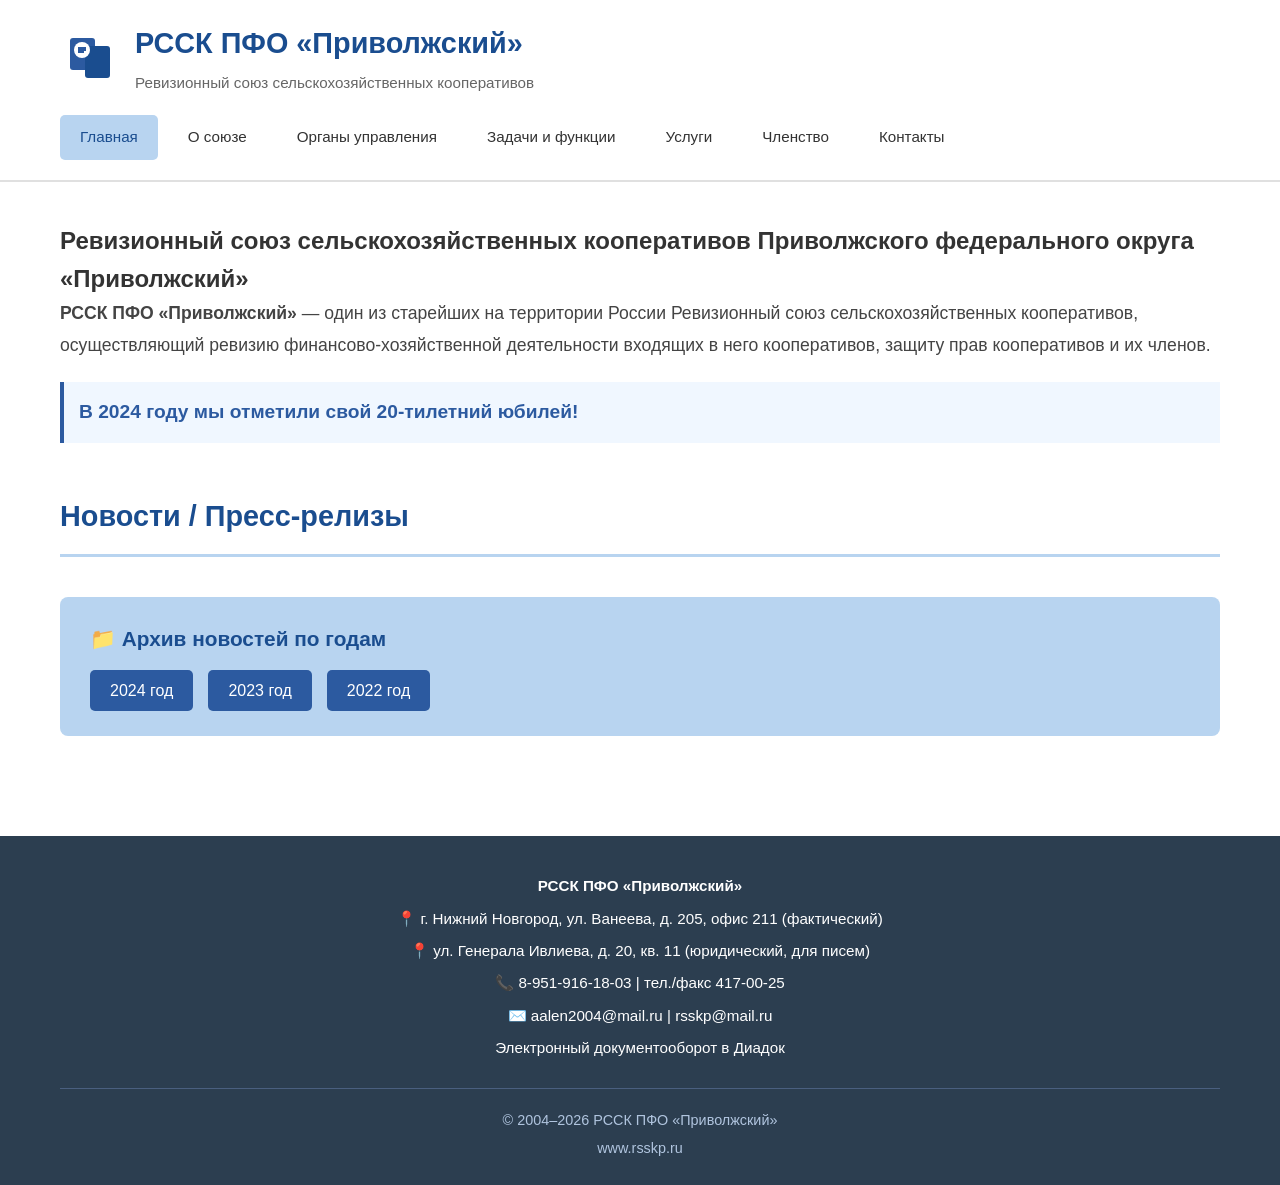
<file: index.html>
<!DOCTYPE html>
<html lang="ru">
<head>
    <meta charset="UTF-8">
    <meta name="viewport" content="width=device-width, initial-scale=1.0">
    <title>РССК ПФО «Приволжский» — Ревизионный союз сельскохозяйственных кооперативов</title>
    <link rel="stylesheet" href="css/style.css">
</head>
<body>
    <!-- Шапка сайта -->
    <header class="header">
        <div class="container header-inner">
            <div class="logo">
                <svg class="logo-icon" width="60" height="60" viewBox="0 0 60 60" fill="none" xmlns="http://www.w3.org/2000/svg">
                    <rect x="10" y="10" width="25" height="32" rx="3" fill="#2c5aa0"/>
                    <rect x="25" y="18" width="25" height="32" rx="3" fill="#1a4d8f"/>
                    <circle cx="22" cy="22" r="8" fill="white"/>
                    <line x1="18" y1="22" x2="26" y2="22" stroke="#2c5aa0" stroke-width="2"/>
                    <line x1="18" y1="20" x2="26" y2="20" stroke="#2c5aa0" stroke-width="2"/>
                    <line x1="18" y1="24" x2="24" y2="24" stroke="#2c5aa0" stroke-width="2"/>
                </svg>
                <div class="logo-text">
                    <h1>РССК ПФО «Приволжский»</h1>
                    <p>Ревизионный союз сельскохозяйственных кооперативов</p>
                </div>
            </div>
            <nav class="main-nav">
                <ul>
                    <li><a href="index.html" class="active">Главная</a></li>
                    <li><a href="about.html">О союзе</a></li>
                    <li><a href="management.html">Органы управления</a></li>
                    <li><a href="tasks.html">Задачи и функции</a></li>
                    <li><a href="services.html">Услуги</a></li>
                    <li><a href="membership.html">Членство</a></li>
                    <li><a href="#contacts">Контакты</a></li>
                </ul>
            </nav>
        </div>
    </header>

    <!-- Основной контент -->
    <main class="main">
        <div class="container">
            <!-- Приветственный блок -->
            <section class="welcome-section">
                <h2>Ревизионный союз сельскохозяйственных кооперативов Приволжского федерального округа «Приволжский»</h2>
                <p class="intro-text">
                    <strong>РССК ПФО «Приволжский»</strong> — один из старейших на территории России 
                    Ревизионный союз сельскохозяйственных кооперативов, осуществляющий ревизию 
                    финансово-хозяйственной деятельности входящих в него кооперативов, 
                    защиту прав кооперативов и их членов.
                </p>
                <p class="highlight">В 2024 году мы отметили свой 20-тилетний юбилей!</p>
            </section>

            <!-- Новости / Пресс-релизы -->
            <section class="news-section">
                <h2>Новости / Пресс-релизы</h2>
                
                <!-- Блок для новостей - сюда будем добавлять -->
                <div id="news-container">
                    <!-- Сюда вы будете вставлять новости -->
                    <!-- Пример структуры новости:
                    
                    <article class="news-item">
                        <div class="news-date">📅 15 января 2022</div>
                        <h3><a href="news/2022/news-001.html">Заголовок пресс-релиза</a></h3>
                        <div class="news-content">
                            <div class="news-image">
                                <img src="img/news/2022/news-001.jpg" alt="Фото новости">
                            </div>
                            <div class="news-text">
                                <p>Краткое описание пресс-релиза...</p>
                                <a href="news/2022/news-001.html" class="read-more">Читать далее →</a>
                            </div>
                        </div>
                    </article>
                    
                    -->
                </div>

                <!-- Архив новостей по годам -->
                <div class="news-archive">
                <h3>📁 Архив новостей по годам</h3>
                 <div class="archive-links">
                    <a href="news/2024/" class="archive-year">2024 год</a>
                    <a href="news/2023/" class="archive-year">2023 год</a>
                    <a href="news/2022/" class="archive-year">2022 год </a>
                    
                </div>
                </div>
            </section>
        </div>
    </main>

    <!-- Футер -->
    <footer class="footer" id="contacts">
        <div class="container">
            <div class="footer-content">
                <div class="footer-info">
                    <p><strong>РССК ПФО «Приволжский»</strong></p>
                    <p>📍 г. Нижний Новгород, ул. Ванеева, д. 205, офис 211 (фактический)</p>
                    <p>📍 ул. Генерала Ивлиева, д. 20, кв. 11 (юридический, для писем)</p>
                    <p>📞 8-951-916-18-03 | тел./факс 417-00-25</p>
                    <p>✉️ aalen2004@mail.ru | rsskp@mail.ru</p>
                    <p>Электронный документооборот в Диадок</p>
                </div>
                <div class="footer-bottom">
                    <p>&copy; 2004–2026 РССК ПФО «Приволжский»</p>
                    <p>www.rsskp.ru</p>
                </div>
            </div>
        </div>
    </footer>

    <script src="js/main.js"></script>
</body>
</html>
</file>
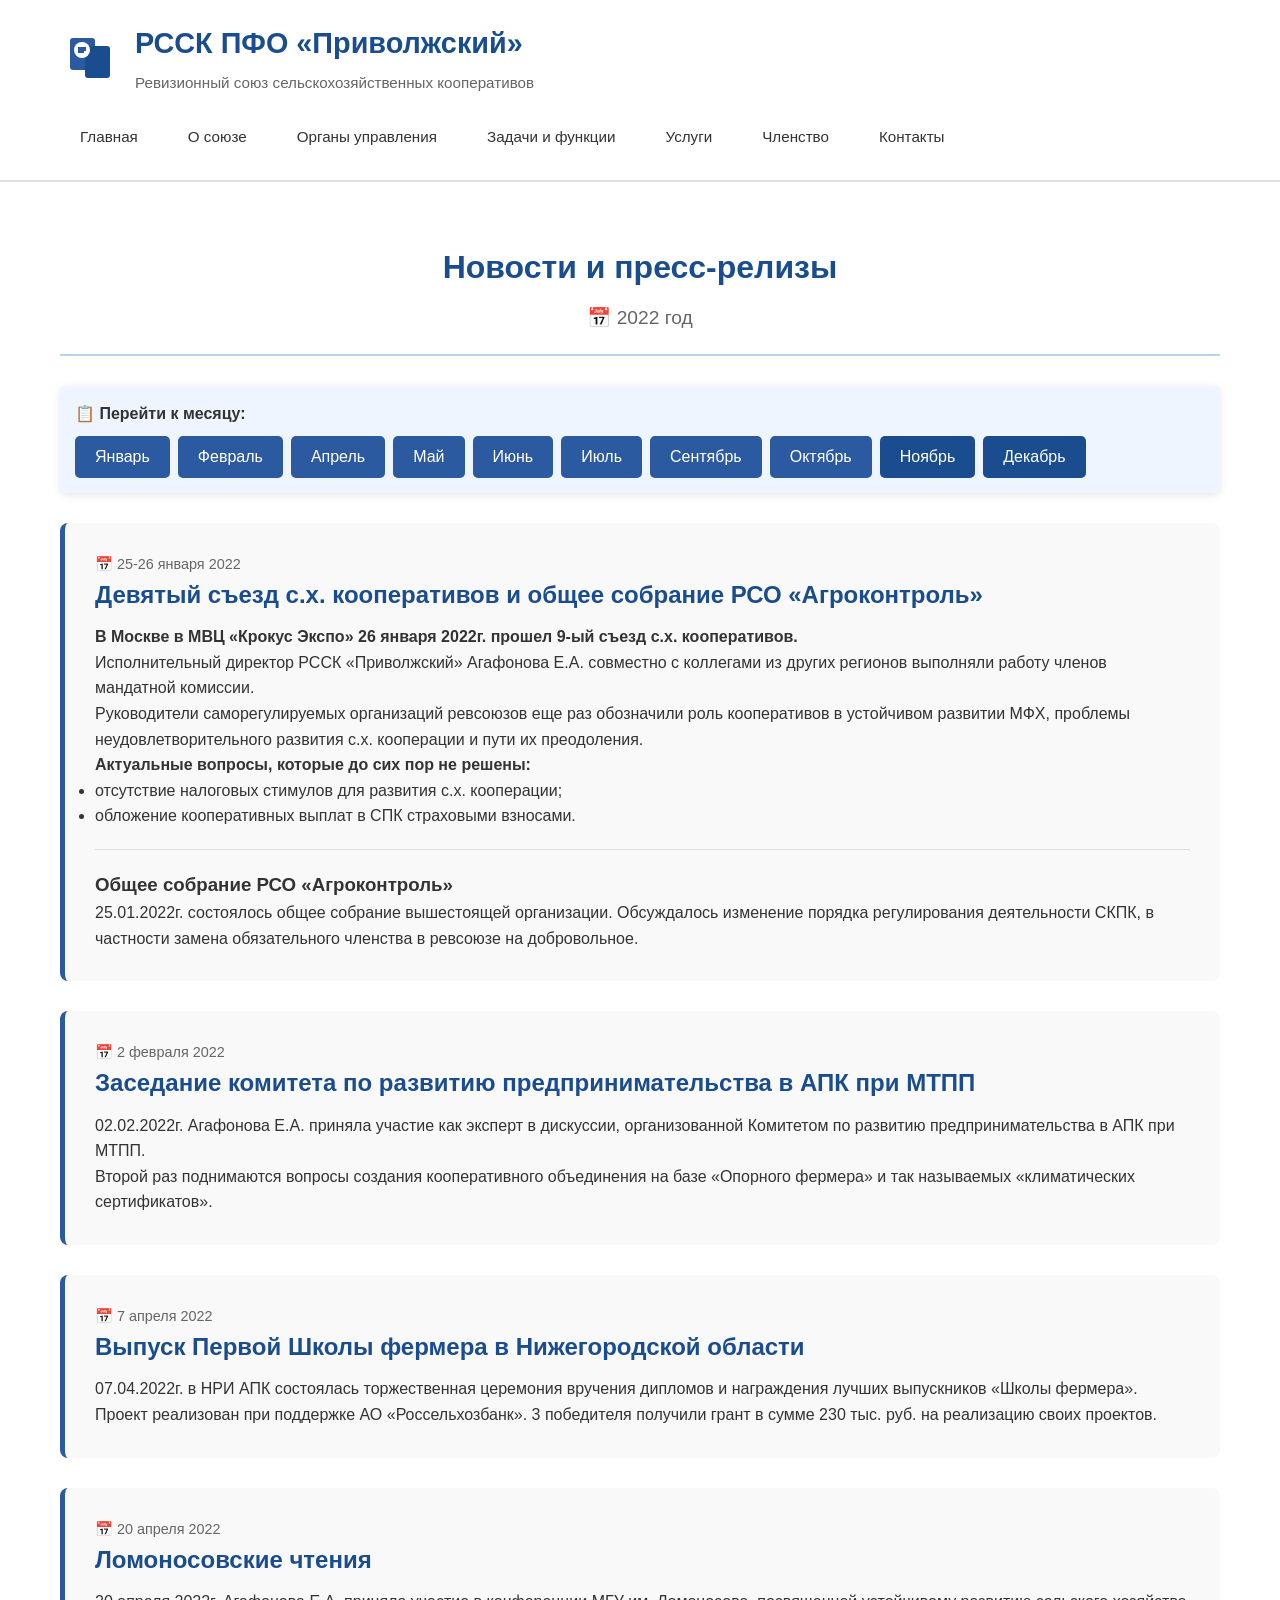
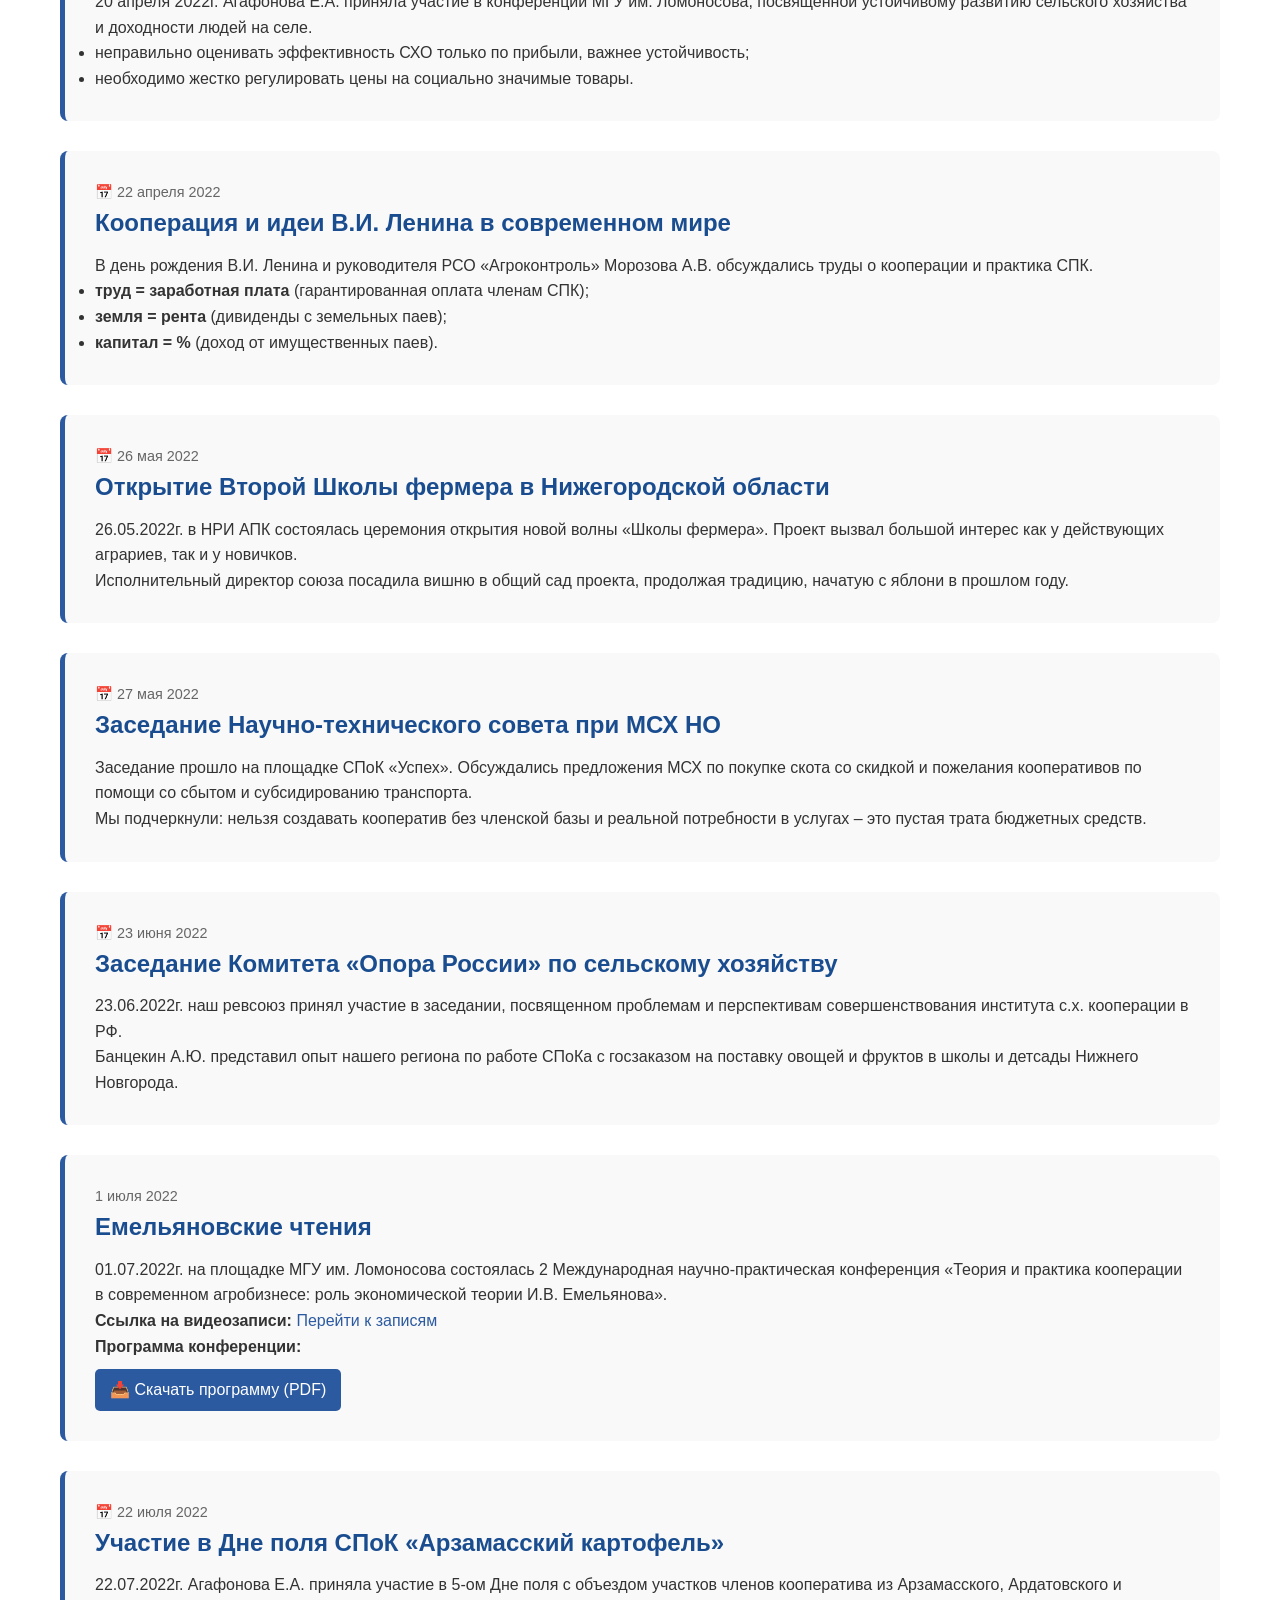
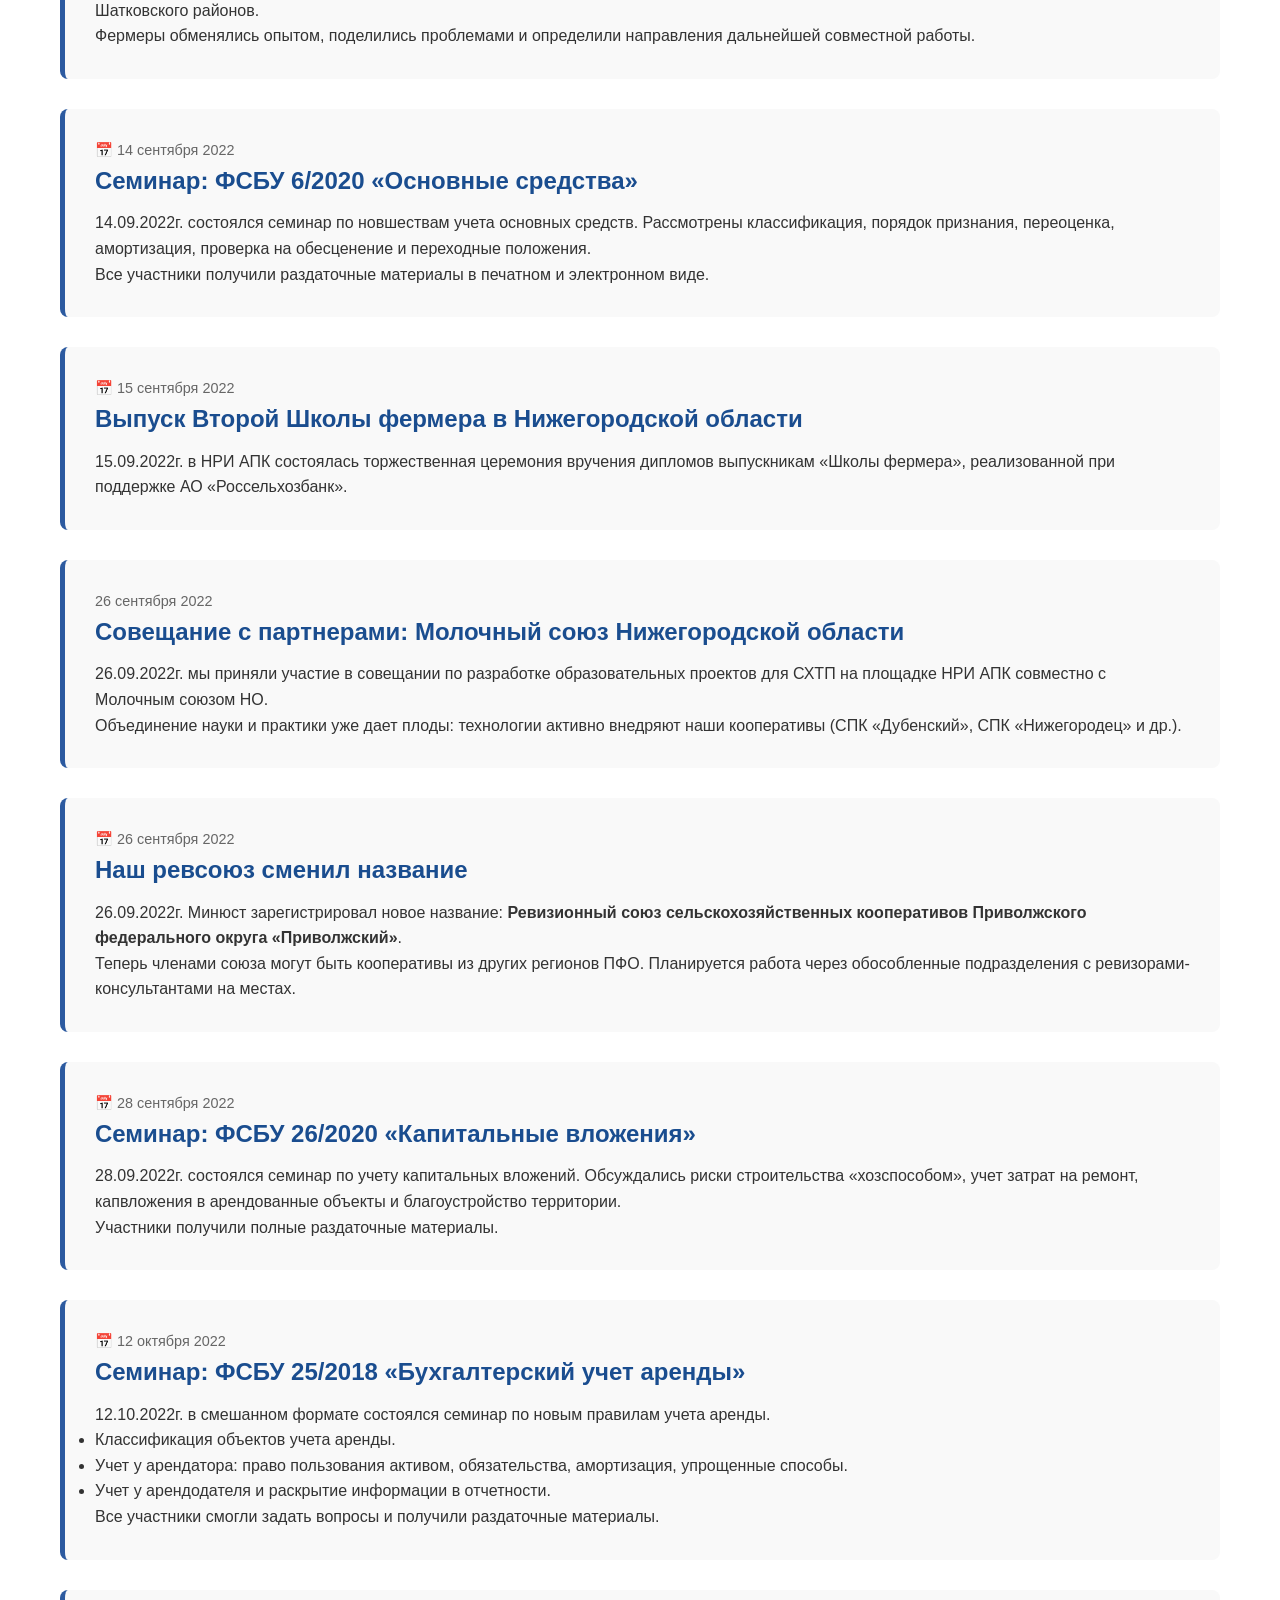
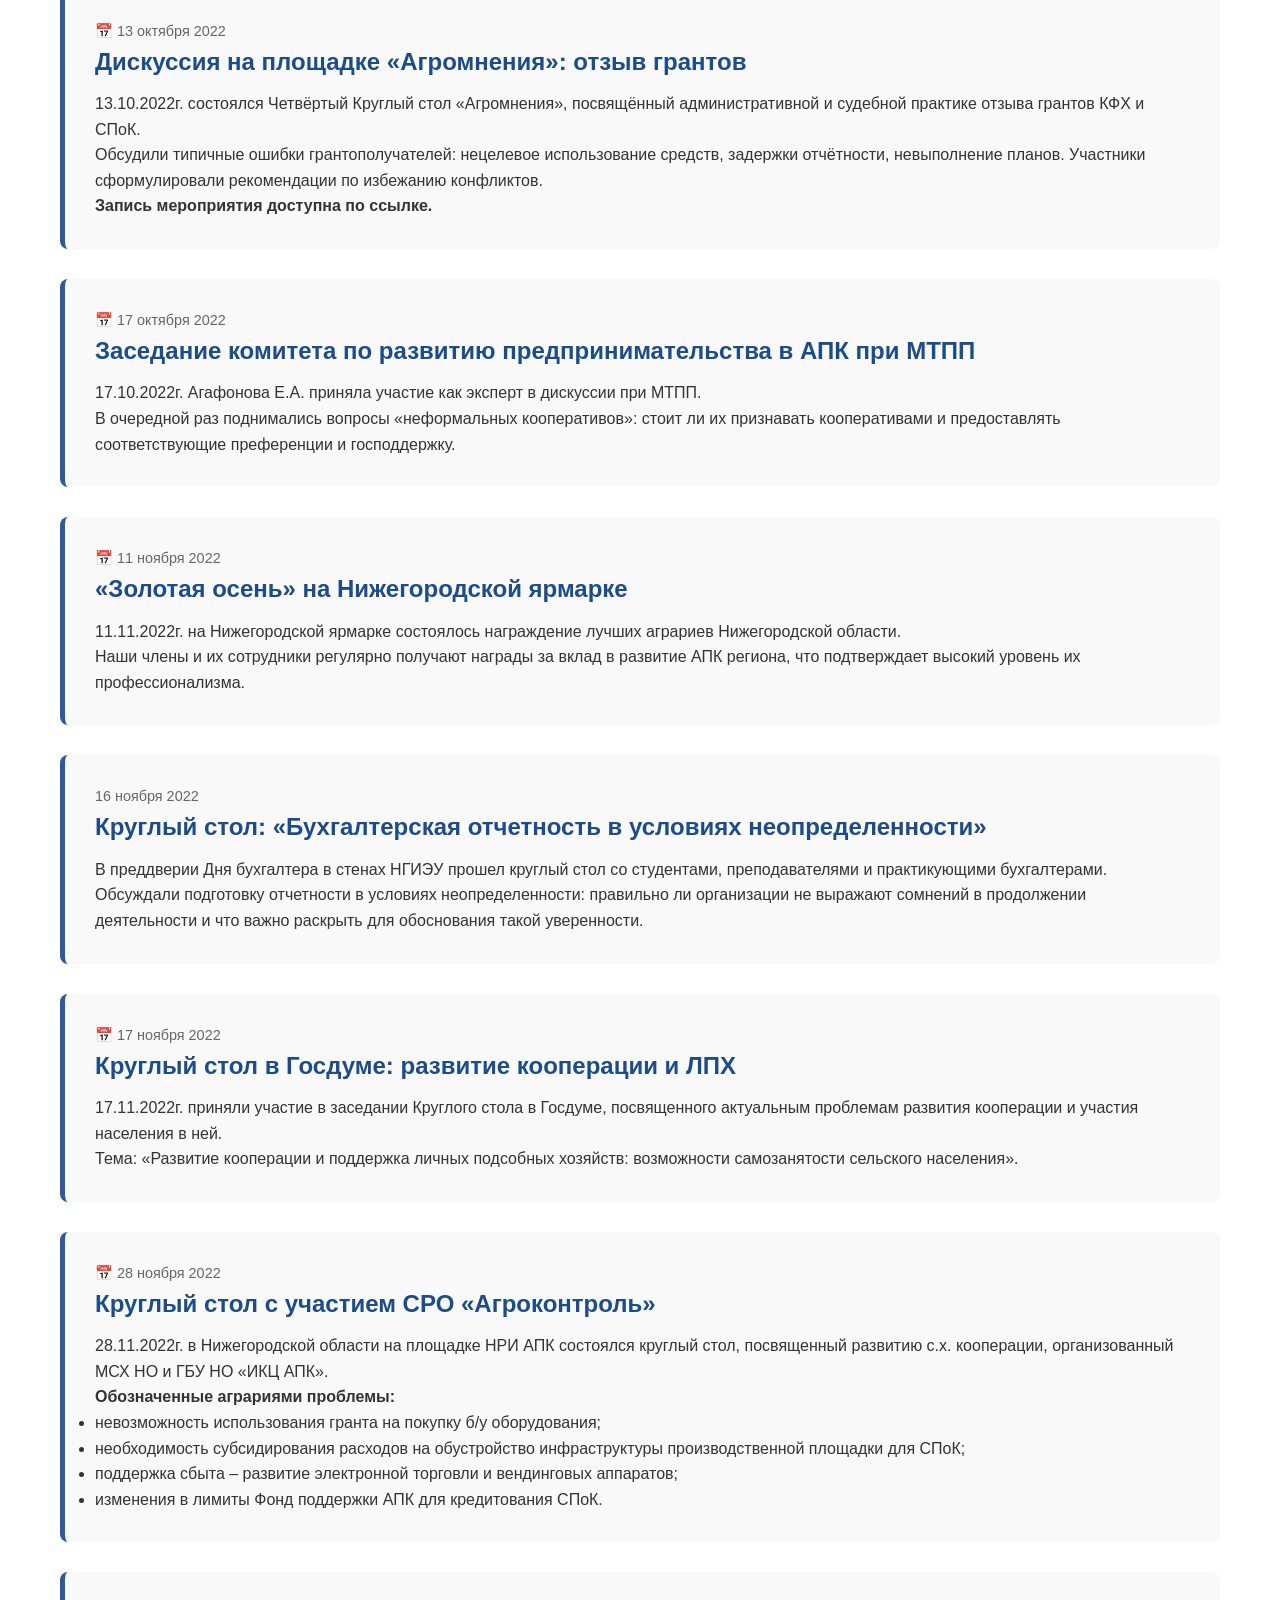
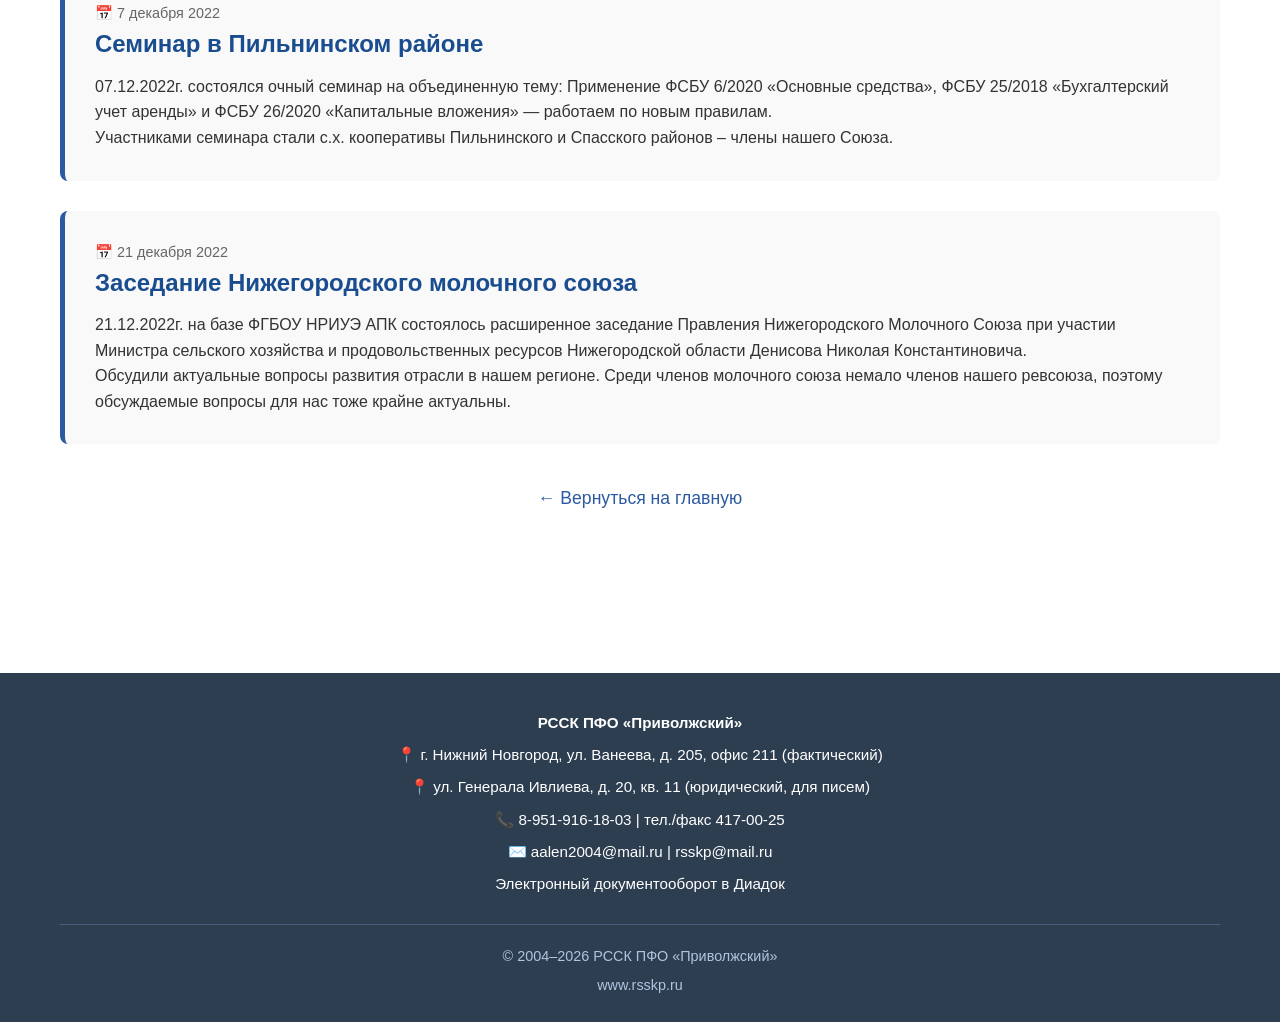
<file: news/2022/index.html>
<!DOCTYPE html>
<html lang="ru">
<head>
    <meta charset="UTF-8">
    <meta name="viewport" content="width=device-width, initial-scale=1.0">
    <title>Новости 2022 года — РССК ПФО «Приволжский»</title>
    <link rel="stylesheet" href="../../css/style.css">
    <style>
        .news-archive-page { padding: 20px 0; }
        .news-archive-page h1 { font-size: 2rem; color: #1a4d8f; margin-bottom: 10px; text-align: center; }
        .archive-year-label { text-align: center; font-size: 1.2rem; color: #666; margin-bottom: 30px; padding-bottom: 20px; border-bottom: 2px solid #b8d4f0; }
        .news-anchor { scroll-margin-top: 100px; }
        .news-full-item { background: #f9f9f9; padding: 30px; margin-bottom: 30px; border-radius: 8px; border-left: 5px solid #2c5aa0; transition: box-shadow 0.3s; }
        .news-full-item:hover { box-shadow: 0 5px 15px rgba(0,0,0,0.1); }
        .news-full-item h2 { color: #1a4d8f; font-size: 1.5rem; margin-bottom: 10px; }
        .news-nav-top { background: #eef5ff; padding: 15px; border-radius: 5px; margin-bottom: 30px; position: sticky; top: 80px; z-index: 50; box-shadow: 0 2px 10px rgba(0,0,0,0.1); }
        .news-nav-top h3 { margin-bottom: 10px; font-size: 1rem; color: #333; }
        .back-to-main { text-align: center; margin: 40px 0; }
        .btn-download {
            display: inline-block;
            padding: 8px 15px;
            background: #2c5aa0;
            color: #fff;
            border-radius: 5px;
            font-weight: 500;
            margin-top: 10px;
            text-decoration: none;
        }
        .btn-download:hover { background: #1a4d8f; text-decoration: none; }
    </style>
</head>
<body>
    <!-- Шапка -->
    <header class="header">
        <div class="container header-inner">
            <div class="logo">
                <svg class="logo-icon" width="60" height="60" viewBox="0 0 60 60" fill="none" xmlns="http://www.w3.org/2000/svg">
                    <rect x="10" y="10" width="25" height="32" rx="3" fill="#2c5aa0"/>
                    <rect x="25" y="18" width="25" height="32" rx="3" fill="#1a4d8f"/>
                    <circle cx="22" cy="22" r="8" fill="white"/>
                    <line x1="18" y1="22" x2="26" y2="22" stroke="#2c5aa0" stroke-width="2"/>
                    <line x1="18" y1="20" x2="26" y2="20" stroke="#2c5aa0" stroke-width="2"/>
                    <line x1="18" y1="24" x2="24" y2="24" stroke="#2c5aa0" stroke-width="2"/>
                </svg>
                <div class="logo-text">
                    <h1>РССК ПФО «Приволжский»</h1>
                    <p>Ревизионный союз сельскохозяйственных кооперативов</p>
                </div>
            </div>
            <nav class="main-nav">
                <ul>
                    <li><a href="../../index.html">Главная</a></li>
                    <li><a href="../../about.html">О союзе</a></li>
                    <li><a href="../../management.html">Органы управления</a></li>
                    <li><a href="../../tasks.html">Задачи и функции</a></li>
                    <li><a href="../../services.html">Услуги</a></li>
                    <li><a href="../../membership.html">Членство</a></li>
                    <li><a href="../../contacts.html">Контакты</a></li>
                </ul>
            </nav>
        </div>
    </header>

    <!-- Основной контент -->
    <main class="main">
        <div class="container">
            <div class="news-archive-page">
                <h1>Новости и пресс-релизы</h1>
                <div class="archive-year-label">📅 2022 год</div>

                <!-- Навигация по новостям -->
                <div class="news-nav-top">
                    <h3>📋 Перейти к месяцу:</h3>
                    <div style="display: flex; flex-wrap: wrap; gap: 8px;">
                        <a href="#news-1" class="archive-year">Январь</a>
                        <a href="#news-2" class="archive-year">Февраль</a>
                        <a href="#news-3" class="archive-year">Апрель</a>
                        <a href="#news-6" class="archive-year">Май</a>
                        <a href="#news-8" class="archive-year">Июнь</a>
                        <a href="#news-10" class="archive-year">Июль</a>
                        <a href="#news-11" class="archive-year">Сентябрь</a>
                        <a href="#news-16" class="archive-year">Октябрь</a>
                        <a href="#news-21" class="archive-year" style="background: #1a4d8f;">Ноябрь</a>
                        <a href="#news-23" class="archive-year" style="background: #1a4d8f;">Декабрь</a>
                    </div>
                </div>

                <!-- Новость 1 -->
                <div id="news-1" class="news-anchor">
                    <article class="news-full-item">
                        <div class="news-date">📅 25-26 января 2022</div>
                        <h2>Девятый съезд с.х. кооперативов и общее собрание РСО «Агроконтроль»</h2>
                        <div class="news-body">
                            <p><strong>В Москве в МВЦ «Крокус Экспо» 26 января 2022г. прошел 9-ый съезд с.х. кооперативов.</strong></p>
                            <p>Исполнительный директор РССК «Приволжский» Агафонова Е.А. совместно с коллегами из других регионов выполняли работу членов мандатной комиссии.</p>
                            <p>Руководители саморегулируемых организаций ревсоюзов еще раз обозначили роль кооперативов в устойчивом развитии МФХ, проблемы неудовлетворительного развития с.х. кооперации и пути их преодоления.</p>
                            <p><strong>Актуальные вопросы, которые до сих пор не решены:</strong></p>
                            <ul>
                                <li>отсутствие налоговых стимулов для развития с.х. кооперации;</li>
                                <li>обложение кооперативных выплат в СПК страховыми взносами.</li>
                            </ul>
                            <hr style="margin: 20px 0; border: none; border-top: 1px solid #ddd;">
                            <h3>Общее собрание РСО «Агроконтроль»</h3>
                            <p>25.01.2022г. состоялось общее собрание вышестоящей организации. Обсуждалось изменение порядка регулирования деятельности СКПК, в частности замена обязательного членства в ревсоюзе на добровольное.</p>
                        </div>
                    </article>
                </div>

                <!-- Новость 2 -->
                <div id="news-2" class="news-anchor">
                    <article class="news-full-item">
                        <div class="news-date">📅 2 февраля 2022</div>
                        <h2>Заседание комитета по развитию предпринимательства в АПК при МТПП</h2>
                        <div class="news-body">
                            <p>02.02.2022г. Агафонова Е.А. приняла участие как эксперт в дискуссии, организованной Комитетом по развитию предпринимательства в АПК при МТПП.</p>
                            <p>Второй раз поднимаются вопросы создания кооперативного объединения на базе «Опорного фермера» и так называемых «климатических сертификатов».</p>
                        </div>
                    </article>
                </div>

                <!-- Новость 3 -->
                <div id="news-3" class="news-anchor">
                    <article class="news-full-item">
                        <div class="news-date">📅 7 апреля 2022</div>
                        <h2>Выпуск Первой Школы фермера в Нижегородской области</h2>
                        <div class="news-body">
                            <p>07.04.2022г. в НРИ АПК состоялась торжественная церемония вручения дипломов и награждения лучших выпускников «Школы фермера».</p>
                            <p>Проект реализован при поддержке АО «Россельхозбанк». 3 победителя получили грант в сумме 230 тыс. руб. на реализацию своих проектов.</p>
                        </div>
                    </article>
                </div>

                <!-- Новость 4 -->
                <div id="news-4" class="news-anchor">
                    <article class="news-full-item">
                        <div class="news-date">📅 20 апреля 2022</div>
                        <h2>Ломоносовские чтения</h2>
                        <div class="news-body">
                            <p>20 апреля 2022г. Агафонова Е.А. приняла участие в конференции МГУ им. Ломоносова, посвященной устойчивому развитию сельского хозяйства и доходности людей на селе.</p>
                            <ul>
                                <li>неправильно оценивать эффективность СХО только по прибыли, важнее устойчивость;</li>
                                <li>необходимо жестко регулировать цены на социально значимые товары.</li>
                            </ul>
                        </div>
                    </article>
                </div>

                <!-- Новость 5 -->
                <div id="news-5" class="news-anchor">
                    <article class="news-full-item">
                        <div class="news-date">📅 22 апреля 2022</div>
                        <h2>Кооперация и идеи В.И. Ленина в современном мире</h2>
                        <div class="news-body">
                            <p>В день рождения В.И. Ленина и руководителя РСО «Агроконтроль» Морозова А.В. обсуждались труды о кооперации и практика СПК.</p>
                            <ul>
                                <li><strong>труд = заработная плата</strong> (гарантированная оплата членам СПК);</li>
                                <li><strong>земля = рента</strong> (дивиденды с земельных паев);</li>
                                <li><strong>капитал = %</strong> (доход от имущественных паев).</li>
                            </ul>
                        </div>
                    </article>
                </div>

                <!-- Новость 6 -->
                <div id="news-6" class="news-anchor">
                    <article class="news-full-item">
                        <div class="news-date">📅 26 мая 2022</div>
                        <h2>Открытие Второй Школы фермера в Нижегородской области</h2>
                        <div class="news-body">
                            <p>26.05.2022г. в НРИ АПК состоялась церемония открытия новой волны «Школы фермера». Проект вызвал большой интерес как у действующих аграриев, так и у новичков.</p>
                            <p>Исполнительный директор союза посадила вишню в общий сад проекта, продолжая традицию, начатую с яблони в прошлом году.</p>
                        </div>
                    </article>
                </div>

                <!-- Новость 7 -->
                <div id="news-7" class="news-anchor">
                    <article class="news-full-item">
                        <div class="news-date">📅 27 мая 2022</div>
                        <h2>Заседание Научно-технического совета при МСХ НО</h2>
                        <div class="news-body">
                            <p>Заседание прошло на площадке СПоК «Успех». Обсуждались предложения МСХ по покупке скота со скидкой и пожелания кооперативов по помощи со сбытом и субсидированию транспорта.</p>
                            <p>Мы подчеркнули: нельзя создавать кооператив без членской базы и реальной потребности в услугах – это пустая трата бюджетных средств.</p>
                        </div>
                    </article>
                </div>

                <!-- Новость 8 -->
                <div id="news-8" class="news-anchor">
                    <article class="news-full-item">
                        <div class="news-date">📅 23 июня 2022</div>
                        <h2>Заседание Комитета «Опора России» по сельскому хозяйству</h2>
                        <div class="news-body">
                            <p>23.06.2022г. наш ревсоюз принял участие в заседании, посвященном проблемам и перспективам совершенствования института с.х. кооперации в РФ.</p>
                            <p>Банцекин А.Ю. представил опыт нашего региона по работе СПоКа с госзаказом на поставку овощей и фруктов в школы и детсады Нижнего Новгорода.</p>
                        </div>
                    </article>
                </div>

                <!-- Новость 9 (ОБНОВЛЕНА: добавлена ссылка на PDF) -->
                <div id="news-9" class="news-anchor">
                    <article class="news-full-item">
                        <div class="news-date"> 1 июля 2022</div>
                        <h2>Емельяновские чтения</h2>
                        <div class="news-body">
                            <p>01.07.2022г. на площадке МГУ им. Ломоносова состоялась 2 Международная научно-практическая конференция «Теория и практика кооперации в современном агробизнесе: роль экономической теории И.В. Емельянова».</p>
                            <p><strong>Ссылка на видеозаписи:</strong> <a href="https://disk.yandex.kz/d/G6tvq8DbQiEQzg" target="_blank">Перейти к записям</a></p>
                            <p><strong>Программа конференции:</strong></p>
                            <!-- Ссылка на скачивание PDF -->
                            <a href="prog_01_07_22.pdf" download class="btn-download">📥 Скачать программу (PDF)</a>
                        </div>
                    </article>
                </div>

                <!-- Новость 10 -->
                <div id="news-10" class="news-anchor">
                    <article class="news-full-item">
                        <div class="news-date">📅 22 июля 2022</div>
                        <h2>Участие в Дне поля СПоК «Арзамасский картофель»</h2>
                        <div class="news-body">
                            <p>22.07.2022г. Агафонова Е.А. приняла участие в 5-ом Дне поля с объездом участков членов кооператива из Арзамасского, Ардатовского и Шатковского районов.</p>
                            <p>Фермеры обменялись опытом, поделились проблемами и определили направления дальнейшей совместной работы.</p>
                        </div>
                    </article>
                </div>

                <!-- Новость 11 -->
                <div id="news-11" class="news-anchor">
                    <article class="news-full-item">
                        <div class="news-date">📅 14 сентября 2022</div>
                        <h2>Семинар: ФСБУ 6/2020 «Основные средства»</h2>
                        <div class="news-body">
                            <p>14.09.2022г. состоялся семинар по новшествам учета основных средств. Рассмотрены классификация, порядок признания, переоценка, амортизация, проверка на обесценение и переходные положения.</p>
                            <p>Все участники получили раздаточные материалы в печатном и электронном виде.</p>
                        </div>
                    </article>
                </div>

                <!-- Новость 12 -->
                <div id="news-12" class="news-anchor">
                    <article class="news-full-item">
                        <div class="news-date">📅 15 сентября 2022</div>
                        <h2>Выпуск Второй Школы фермера в Нижегородской области</h2>
                        <div class="news-body">
                            <p>15.09.2022г. в НРИ АПК состоялась торжественная церемония вручения дипломов выпускникам «Школы фермера», реализованной при поддержке АО «Россельхозбанк».</p>
                        </div>
                    </article>
                </div>

                <!-- Новость 13 -->
                <div id="news-13" class="news-anchor">
                    <article class="news-full-item">
                        <div class="news-date"> 26 сентября 2022</div>
                        <h2>Совещание с партнерами: Молочный союз Нижегородской области</h2>
                        <div class="news-body">
                            <p>26.09.2022г. мы приняли участие в совещании по разработке образовательных проектов для СХТП на площадке НРИ АПК совместно с Молочным союзом НО.</p>
                            <p>Объединение науки и практики уже дает плоды: технологии активно внедряют наши кооперативы (СПК «Дубенский», СПК «Нижегородец» и др.).</p>
                        </div>
                    </article>
                </div>

                <!-- Новость 14 -->
                <div id="news-14" class="news-anchor">
                    <article class="news-full-item">
                        <div class="news-date">📅 26 сентября 2022</div>
                        <h2>Наш ревсоюз сменил название</h2>
                        <div class="news-body">
                            <p>26.09.2022г. Минюст зарегистрировал новое название: <strong>Ревизионный союз сельскохозяйственных кооперативов Приволжского федерального округа «Приволжский»</strong>.</p>
                            <p>Теперь членами союза могут быть кооперативы из других регионов ПФО. Планируется работа через обособленные подразделения с ревизорами-консультантами на местах.</p>
                        </div>
                    </article>
                </div>

                <!-- Новость 15 -->
                <div id="news-15" class="news-anchor">
                    <article class="news-full-item">
                        <div class="news-date">📅 28 сентября 2022</div>
                        <h2>Семинар: ФСБУ 26/2020 «Капитальные вложения»</h2>
                        <div class="news-body">
                            <p>28.09.2022г. состоялся семинар по учету капитальных вложений. Обсуждались риски строительства «хозспособом», учет затрат на ремонт, капвложения в арендованные объекты и благоустройство территории.</p>
                            <p>Участники получили полные раздаточные материалы.</p>
                        </div>
                    </article>
                </div>

                <!-- Новость 16 -->
                <div id="news-16" class="news-anchor">
                    <article class="news-full-item">
                        <div class="news-date">📅 12 октября 2022</div>
                        <h2>Семинар: ФСБУ 25/2018 «Бухгалтерский учет аренды»</h2>
                        <div class="news-body">
                            <p>12.10.2022г. в смешанном формате состоялся семинар по новым правилам учета аренды.</p>
                            <ul>
                                <li>Классификация объектов учета аренды.</li>
                                <li>Учет у арендатора: право пользования активом, обязательства, амортизация, упрощенные способы.</li>
                                <li>Учет у арендодателя и раскрытие информации в отчетности.</li>
                            </ul>
                            <p>Все участники смогли задать вопросы и получили раздаточные материалы.</p>
                        </div>
                    </article>
                </div>

                <!-- Новость 17 -->
                <div id="news-17" class="news-anchor">
                    <article class="news-full-item">
                        <div class="news-date">📅 13 октября 2022</div>
                        <h2>Дискуссия на площадке «Агромнения»: отзыв грантов</h2>
                        <div class="news-body">
                            <p>13.10.2022г. состоялся Четвёртый Круглый стол «Агромнения», посвящённый административной и судебной практике отзыва грантов КФХ и СПоК.</p>
                            <p>Обсудили типичные ошибки грантополучателей: нецелевое использование средств, задержки отчётности, невыполнение планов. Участники сформулировали рекомендации по избежанию конфликтов.</p>
                            <p><strong>Запись мероприятия доступна по ссылке.</strong></p>
                        </div>
                    </article>
                </div>

                <!-- Новость 18 -->
                <div id="news-18" class="news-anchor">
                    <article class="news-full-item">
                        <div class="news-date">📅 17 октября 2022</div>
                        <h2>Заседание комитета по развитию предпринимательства в АПК при МТПП</h2>
                        <div class="news-body">
                            <p>17.10.2022г. Агафонова Е.А. приняла участие как эксперт в дискуссии при МТПП.</p>
                            <p>В очередной раз поднимались вопросы «неформальных кооперативов»: стоит ли их признавать кооперативами и предоставлять соответствующие преференции и господдержку.</p>
                        </div>
                    </article>
                </div>

                <!-- Новость 19 -->
                <div id="news-19" class="news-anchor">
                    <article class="news-full-item">
                        <div class="news-date">📅 11 ноября 2022</div>
                        <h2>«Золотая осень» на Нижегородской ярмарке</h2>
                        <div class="news-body">
                            <p>11.11.2022г. на Нижегородской ярмарке состоялось награждение лучших аграриев Нижегородской области.</p>
                            <p>Наши члены и их сотрудники регулярно получают награды за вклад в развитие АПК региона, что подтверждает высокий уровень их профессионализма.</p>
                        </div>
                    </article>
                </div>

                <!-- Новость 20 -->
                <div id="news-20" class="news-anchor">
                    <article class="news-full-item">
                        <div class="news-date"> 16 ноября 2022</div>
                        <h2>Круглый стол: «Бухгалтерская отчетность в условиях неопределенности»</h2>
                        <div class="news-body">
                            <p>В преддверии Дня бухгалтера в стенах НГИЭУ прошел круглый стол со студентами, преподавателями и практикующими бухгалтерами.</p>
                            <p>Обсуждали подготовку отчетности в условиях неопределенности: правильно ли организации не выражают сомнений в продолжении деятельности и что важно раскрыть для обоснования такой уверенности.</p>
                        </div>
                    </article>
                </div>

                <!-- Новость 21 -->
                <div id="news-21" class="news-anchor">
                    <article class="news-full-item">
                        <div class="news-date">📅 17 ноября 2022</div>
                        <h2>Круглый стол в Госдуме: развитие кооперации и ЛПХ</h2>
                        <div class="news-body">
                            <p>17.11.2022г. приняли участие в заседании Круглого стола в Госдуме, посвященного актуальным проблемам развития кооперации и участия населения в ней.</p>
                            <p>Тема: «Развитие кооперации и поддержка личных подсобных хозяйств: возможности самозанятости сельского населения».</p>
                        </div>
                    </article>
                </div>

                <!-- Новость 22 -->
                <div id="news-22" class="news-anchor">
                    <article class="news-full-item">
                        <div class="news-date">📅 28 ноября 2022</div>
                        <h2>Круглый стол с участием СРО «Агроконтроль»</h2>
                        <div class="news-body">
                            <p>28.11.2022г. в Нижегородской области на площадке НРИ АПК состоялся круглый стол, посвященный развитию с.х. кооперации, организованный МСХ НО и ГБУ НО «ИКЦ АПК».</p>
                            <p><strong>Обозначенные аграриями проблемы:</strong></p>
                            <ul>
                                <li>невозможность использования гранта на покупку б/у оборудования;</li>
                                <li>необходимость субсидирования расходов на обустройство инфраструктуры производственной площадки для СПоК;</li>
                                <li>поддержка сбыта – развитие электронной торговли и вендинговых аппаратов;</li>
                                <li>изменения в лимиты Фонд поддержки АПК для кредитования СПоК.</li>
                            </ul>
                        </div>
                    </article>
                </div>

                <!-- Новость 23 -->
                <div id="news-23" class="news-anchor">
                    <article class="news-full-item">
                        <div class="news-date">📅 7 декабря 2022</div>
                        <h2>Семинар в Пильнинском районе</h2>
                        <div class="news-body">
                            <p>07.12.2022г. состоялся очный семинар на объединенную тему: Применение ФСБУ 6/2020 «Основные средства», ФСБУ 25/2018 «Бухгалтерский учет аренды» и ФСБУ 26/2020 «Капитальные вложения» — работаем по новым правилам.</p>
                            <p>Участниками семинара стали с.х. кооперативы Пильнинского и Спасского районов – члены нашего Союза.</p>
                        </div>
                    </article>
                </div>

                <!-- Новость 24 -->
                <div id="news-24" class="news-anchor">
                    <article class="news-full-item">
                        <div class="news-date">📅 21 декабря 2022</div>
                        <h2>Заседание Нижегородского молочного союза</h2>
                        <div class="news-body">
                            <p>21.12.2022г. на базе ФГБОУ НРИУЭ АПК состоялось расширенное заседание Правления Нижегородского Молочного Союза при участии Министра сельского хозяйства и продовольственных ресурсов Нижегородской области Денисова Николая Константиновича.</p>
                            <p>Обсудили актуальные вопросы развития отрасли в нашем регионе. Среди членов молочного союза немало членов нашего ревсоюза, поэтому обсуждаемые вопросы для нас тоже крайне актуальны.</p>
                        </div>
                    </article>
                </div>

                <!-- Конец новостей -->
                <div class="back-to-main">
                    <a href="../../index.html" class="btn-back" style="padding: 15px 30px; font-size: 1.1rem;">← Вернуться на главную</a>
                </div>
            </div>
        </div>
    </main>

    <!-- Футер -->
    <footer class="footer">
        <div class="container">
            <div class="footer-content">
                <div class="footer-info">
                    <p><strong>РССК ПФО «Приволжский»</strong></p>
                    <p>📍 г. Нижний Новгород, ул. Ванеева, д. 205, офис 211 (фактический)</p>
                    <p>📍 ул. Генерала Ивлиева, д. 20, кв. 11 (юридический, для писем)</p>
                    <p>📞 8-951-916-18-03 | тел./факс 417-00-25</p>
                    <p>✉️ aalen2004@mail.ru | rsskp@mail.ru</p>
                    <p>Электронный документооборот в Диадок</p>
                </div>
                <div class="footer-bottom">
                    <p>&copy; 2004–2026 РССК ПФО «Приволжский»</p>
                    <p>www.rsskp.ru</p>
                </div>
            </div>
        </div>
    </footer>

    <script>
        document.querySelectorAll('a[href^="#"]').forEach(anchor => {
            anchor.addEventListener('click', function (e) {
                e.preventDefault();
                const target = document.querySelector(this.getAttribute('href'));
                if (target) {
                    target.scrollIntoView({ behavior: 'smooth', block: 'start' });
                }
            });
        });
    </script>
</body>
</html>
</file>
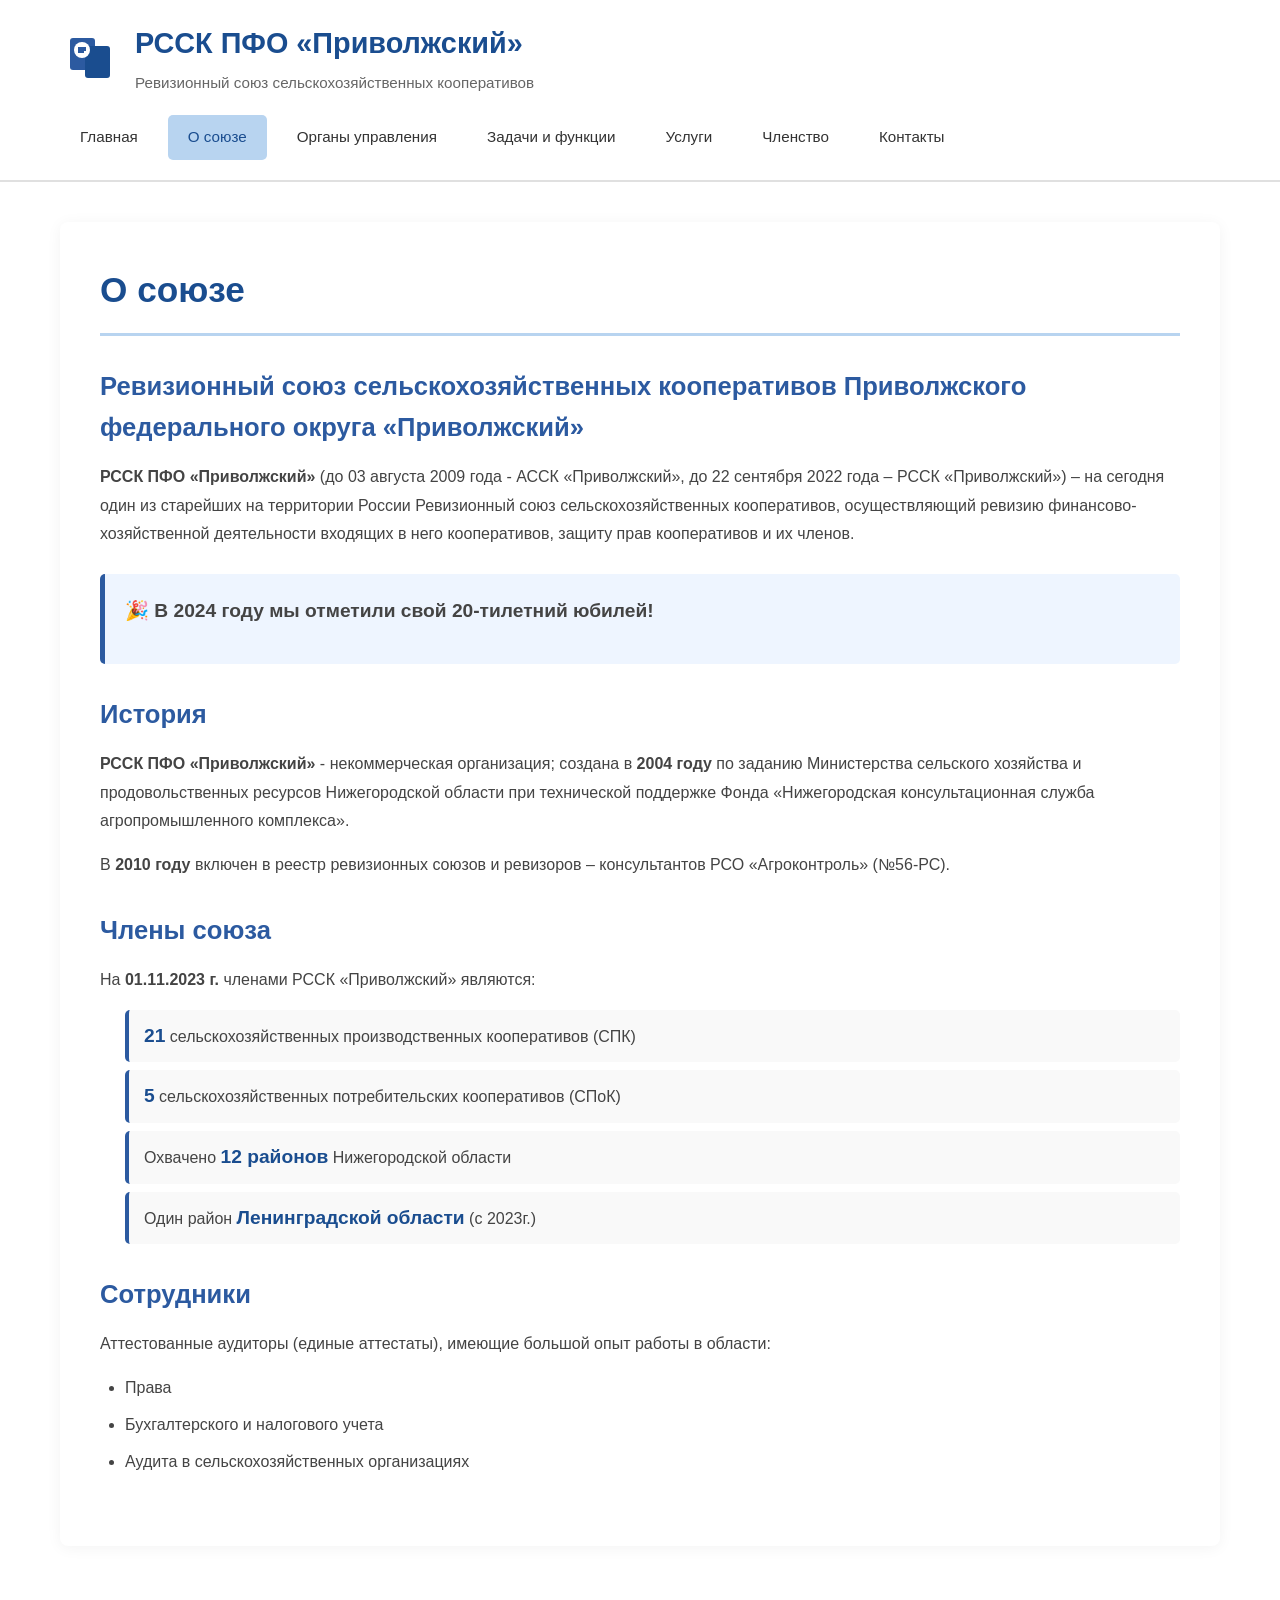
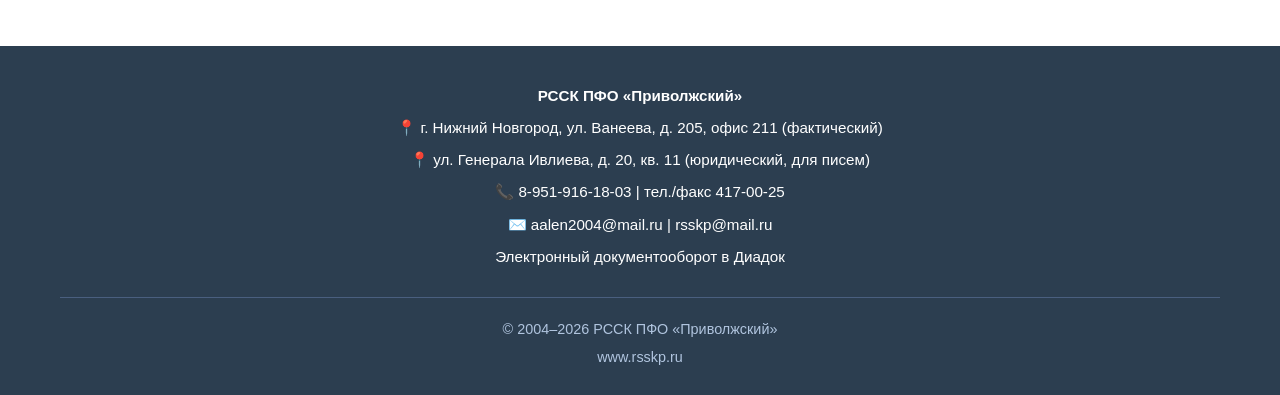
<file: about.html>
<!DOCTYPE html>
<html lang="ru">
<head>
    <meta charset="UTF-8">
    <meta name="viewport" content="width=device-width, initial-scale=1.0">
    <title>О союзе — РССК ПФО «Приволжский»</title>
    <link rel="stylesheet" href="css/style.css">
</head>
<body>
    <!-- Шапка -->
    <header class="header">
        <div class="container header-inner">
            <div class="logo">
                <svg class="logo-icon" width="60" height="60" viewBox="0 0 60 60" fill="none" xmlns="http://www.w3.org/2000/svg">
                    <rect x="10" y="10" width="25" height="32" rx="3" fill="#2c5aa0"/>
                    <rect x="25" y="18" width="25" height="32" rx="3" fill="#1a4d8f"/>
                    <circle cx="22" cy="22" r="8" fill="white"/>
                    <line x1="18" y1="22" x2="26" y2="22" stroke="#2c5aa0" stroke-width="2"/>
                    <line x1="18" y1="20" x2="26" y2="20" stroke="#2c5aa0" stroke-width="2"/>
                    <line x1="18" y1="24" x2="24" y2="24" stroke="#2c5aa0" stroke-width="2"/>
                </svg>
                <div class="logo-text">
                    <h1>РССК ПФО «Приволжский»</h1>
                    <p>Ревизионный союз сельскохозяйственных кооперативов</p>
                </div>
            </div>
            <nav class="main-nav">
                <ul>
                    <li><a href="index.html">Главная</a></li>
                    <li><a href="about.html" class="active">О союзе</a></li>
                    <li><a href="management.html">Органы управления</a></li>
                    <li><a href="tasks.html">Задачи и функции</a></li>
                    <li><a href="services.html">Услуги</a></li>
                    <li><a href="membership.html">Членство</a></li>
                    <li><a href="index.html#contacts">Контакты</a></li>
                </ul>
            </nav>
        </div>
    </header>

    <!-- Основной контент -->
    <main class="main">
        <div class="container">
            <section class="page-section">
                <h1>О союзе</h1>
                
                <div class="content-block">
                    <h2>Ревизионный союз сельскохозяйственных кооперативов Приволжского федерального округа «Приволжский»</h2>
                    <p><strong>РССК ПФО «Приволжский»</strong> (до 03 августа 2009 года - АССК «Приволжский», до 22 сентября 2022 года – РССК «Приволжский») – на сегодня один из старейших на территории России Ревизионный союз сельскохозяйственных кооперативов, осуществляющий ревизию финансово-хозяйственной деятельности входящих в него кооперативов, защиту прав кооперативов и их членов.</p>
                    
                    <div class="highlight-box">
                        <p class="highlight-text">🎉 В 2024 году мы отметили свой 20-тилетний юбилей!</p>
                    </div>
                </div>

                <div class="content-block">
                    <h2>История</h2>
                    <p><strong>РССК ПФО «Приволжский»</strong> - некоммерческая организация; создана в <strong>2004 году</strong> по заданию Министерства сельского хозяйства и продовольственных ресурсов Нижегородской области при технической поддержке Фонда «Нижегородская консультационная служба агропромышленного комплекса».</p>
                    <p>В <strong>2010 году</strong> включен в реестр ревизионных союзов и ревизоров – консультантов РСО «Агроконтроль» (№56-РС).</p>
                </div>

                <div class="content-block">
                    <h2>Члены союза</h2>
                    <p>На <strong>01.11.2023 г.</strong> членами РССК «Приволжский» являются:</p>
                    <ul class="stats-list">
                        <li><strong>21</strong> сельскохозяйственных производственных кооперативов (СПК)</li>
                        <li><strong>5</strong> сельскохозяйственных потребительских кооперативов (СПоК)</li>
                        <li>Охвачено <strong>12 районов</strong> Нижегородской области</li>
                        <li>Один район <strong>Ленинградской области</strong> (с 2023г.)</li>
                    </ul>
                </div>

                <div class="content-block">
                    <h2>Сотрудники</h2>
                    <p>Аттестованные аудиторы (единые аттестаты), имеющие большой опыт работы в области:</p>
                    <ul>
                        <li>Права</li>
                        <li>Бухгалтерского и налогового учета</li>
                        <li>Аудита в сельскохозяйственных организациях</li>
                    </ul>
                </div>
            </section>
        </div>
    </main>

    <!-- Футер -->
    <footer class="footer" id="contacts">
        <div class="container">
            <div class="footer-content">
                <div class="footer-info">
                    <p><strong>РССК ПФО «Приволжский»</strong></p>
                    <p>📍 г. Нижний Новгород, ул. Ванеева, д. 205, офис 211 (фактический)</p>
                    <p>📍 ул. Генерала Ивлиева, д. 20, кв. 11 (юридический, для писем)</p>
                    <p>📞 8-951-916-18-03 | тел./факс 417-00-25</p>
                    <p>✉️ aalen2004@mail.ru | rsskp@mail.ru</p>
                    <p>Электронный документооборот в Диадок</p>
                </div>
                <div class="footer-bottom">
                    <p>&copy; 2004–2026 РССК ПФО «Приволжский»</p>
                    <p>www.rsskp.ru</p>
                </div>
            </div>
        </div>
    </footer>

    <script src="js/main.js"></script>
</body>
</html>
</file>
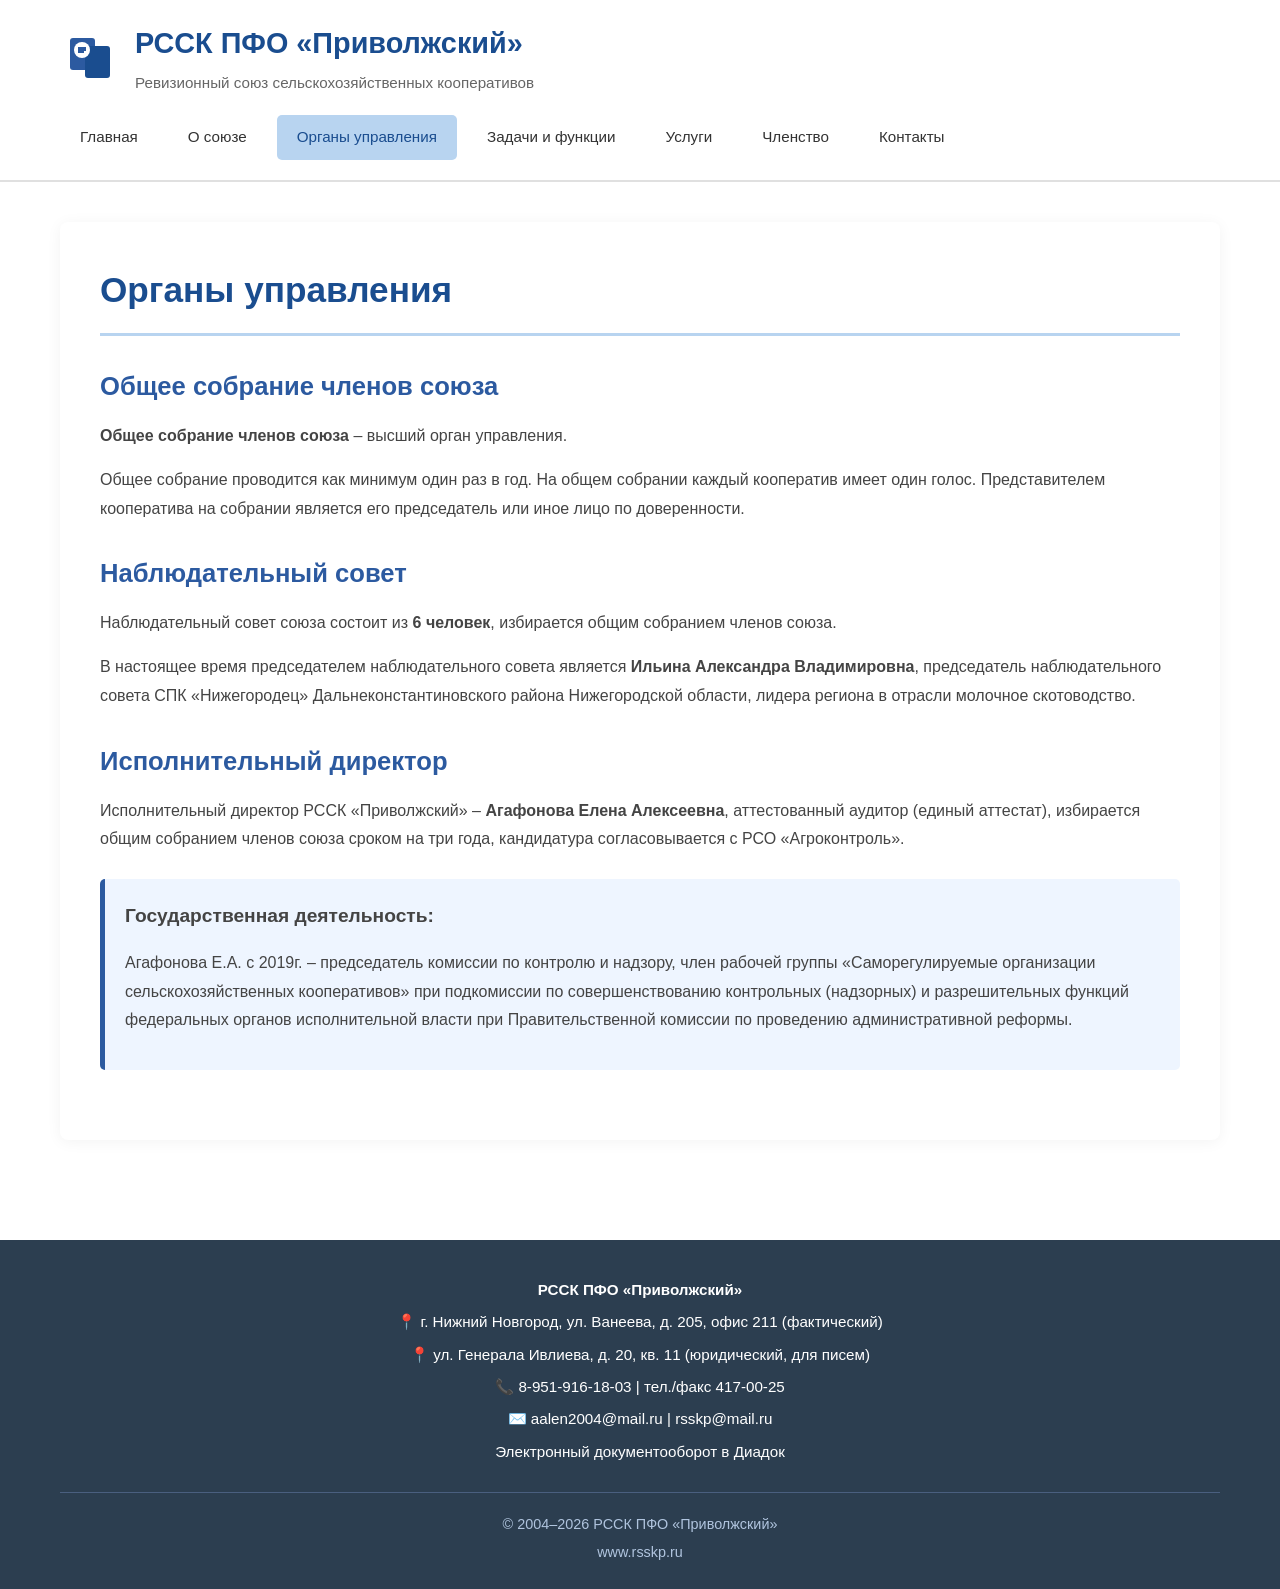
<file: management.html>
<!DOCTYPE html>
<html lang="ru">
<head>
    <meta charset="UTF-8">
    <meta name="viewport" content="width=device-width, initial-scale=1.0">
    <title>Органы управления — РССК ПФО «Приволжский»</title>
    <link rel="stylesheet" href="css/style.css">
</head>
<body>
    <!-- Шапка -->
    <header class="header">
        <div class="container header-inner">
            <div class="logo">
                <svg class="logo-icon" width="60" height="60" viewBox="0 0 60 60" fill="none" xmlns="http://www.w3.org/2000/svg">
                    <rect x="10" y="10" width="25" height="32" rx="3" fill="#2c5aa0"/>
                    <rect x="25" y="18" width="25" height="32" rx="3" fill="#1a4d8f"/>
                    <circle cx="22" cy="22" r="8" fill="white"/>
                    <line x1="18" y1="22" x2="26" y2="22" stroke="#2c5aa0" stroke-width="2"/>
                    <line x1="18" y1="20" x2="26" y2="20" stroke="#2c5aa0" stroke-width="2"/>
                    <line x1="18" y1="24" x2="24" y2="24" stroke="#2c5aa0" stroke-width="2"/>
                </svg>
                <div class="logo-text">
                    <h1>РССК ПФО «Приволжский»</h1>
                    <p>Ревизионный союз сельскохозяйственных кооперативов</p>
                </div>
            </div>
            <nav class="main-nav">
                <ul>
                    <li><a href="index.html">Главная</a></li>
                    <li><a href="about.html">О союзе</a></li>
                    <li><a href="management.html" class="active">Органы управления</a></li>
                    <li><a href="tasks.html">Задачи и функции</a></li>
                    <li><a href="services.html">Услуги</a></li>
                    <li><a href="membership.html">Членство</a></li>
                    <li><a href="index.html#contacts">Контакты</a></li>
                </ul>
            </nav>
        </div>
    </header>

    <!-- Основной контент -->
    <main class="main">
        <div class="container">
            <section class="page-section">
                <h1>Органы управления</h1>
                
                <div class="content-block">
                    <h2>Общее собрание членов союза</h2>
                    <p><strong>Общее собрание членов союза</strong> – высший орган управления.</p>
                    <p>Общее собрание проводится как минимум один раз в год. На общем собрании каждый кооператив имеет один голос. Представителем кооператива на собрании является его председатель или иное лицо по доверенности.</p>
                </div>

                <div class="content-block">
                    <h2>Наблюдательный совет</h2>
                    <p>Наблюдательный совет союза состоит из <strong>6 человек</strong>, избирается общим собранием членов союза.</p>
                    <p>В настоящее время председателем наблюдательного совета является <strong>Ильина Александра Владимировна</strong>, председатель наблюдательного совета СПК «Нижегородец» Дальнеконстантиновского района Нижегородской области, лидера региона в отрасли молочное скотоводство.</p>
                </div>

                <div class="content-block">
                    <h2>Исполнительный директор</h2>
                    <p>Исполнительный директор РССК «Приволжский» – <strong>Агафонова Елена Алексеевна</strong>, аттестованный аудитор (единый аттестат), избирается общим собранием членов союза сроком на три года, кандидатура согласовывается с РСО «Агроконтроль».</p>
                    
                    <div class="highlight-box">
                        <p class="highlight-text">Государственная деятельность:</p>
                        <p>Агафонова Е.А. с 2019г. – председатель комиссии по контролю и надзору, член рабочей группы «Саморегулируемые организации сельскохозяйственных кооперативов» при подкомиссии по совершенствованию контрольных (надзорных) и разрешительных функций федеральных органов исполнительной власти при Правительственной комиссии по проведению административной реформы.</p>
                    </div>
                </div>
            </section>
        </div>
    </main>

    <!-- Футер -->
    <footer class="footer" id="contacts">
        <div class="container">
            <div class="footer-content">
                <div class="footer-info">
                    <p><strong>РССК ПФО «Приволжский»</strong></p>
                    <p>📍 г. Нижний Новгород, ул. Ванеева, д. 205, офис 211 (фактический)</p>
                    <p>📍 ул. Генерала Ивлиева, д. 20, кв. 11 (юридический, для писем)</p>
                    <p>📞 8-951-916-18-03 | тел./факс 417-00-25</p>
                    <p>✉️ aalen2004@mail.ru | rsskp@mail.ru</p>
                    <p>Электронный документооборот в Диадок</p>
                </div>
                <div class="footer-bottom">
                    <p>&copy; 2004–2026 РССК ПФО «Приволжский»</p>
                    <p>www.rsskp.ru</p>
                </div>
            </div>
        </div>
    </footer>

    <script src="js/main.js"></script>
</body>
</html>
</file>
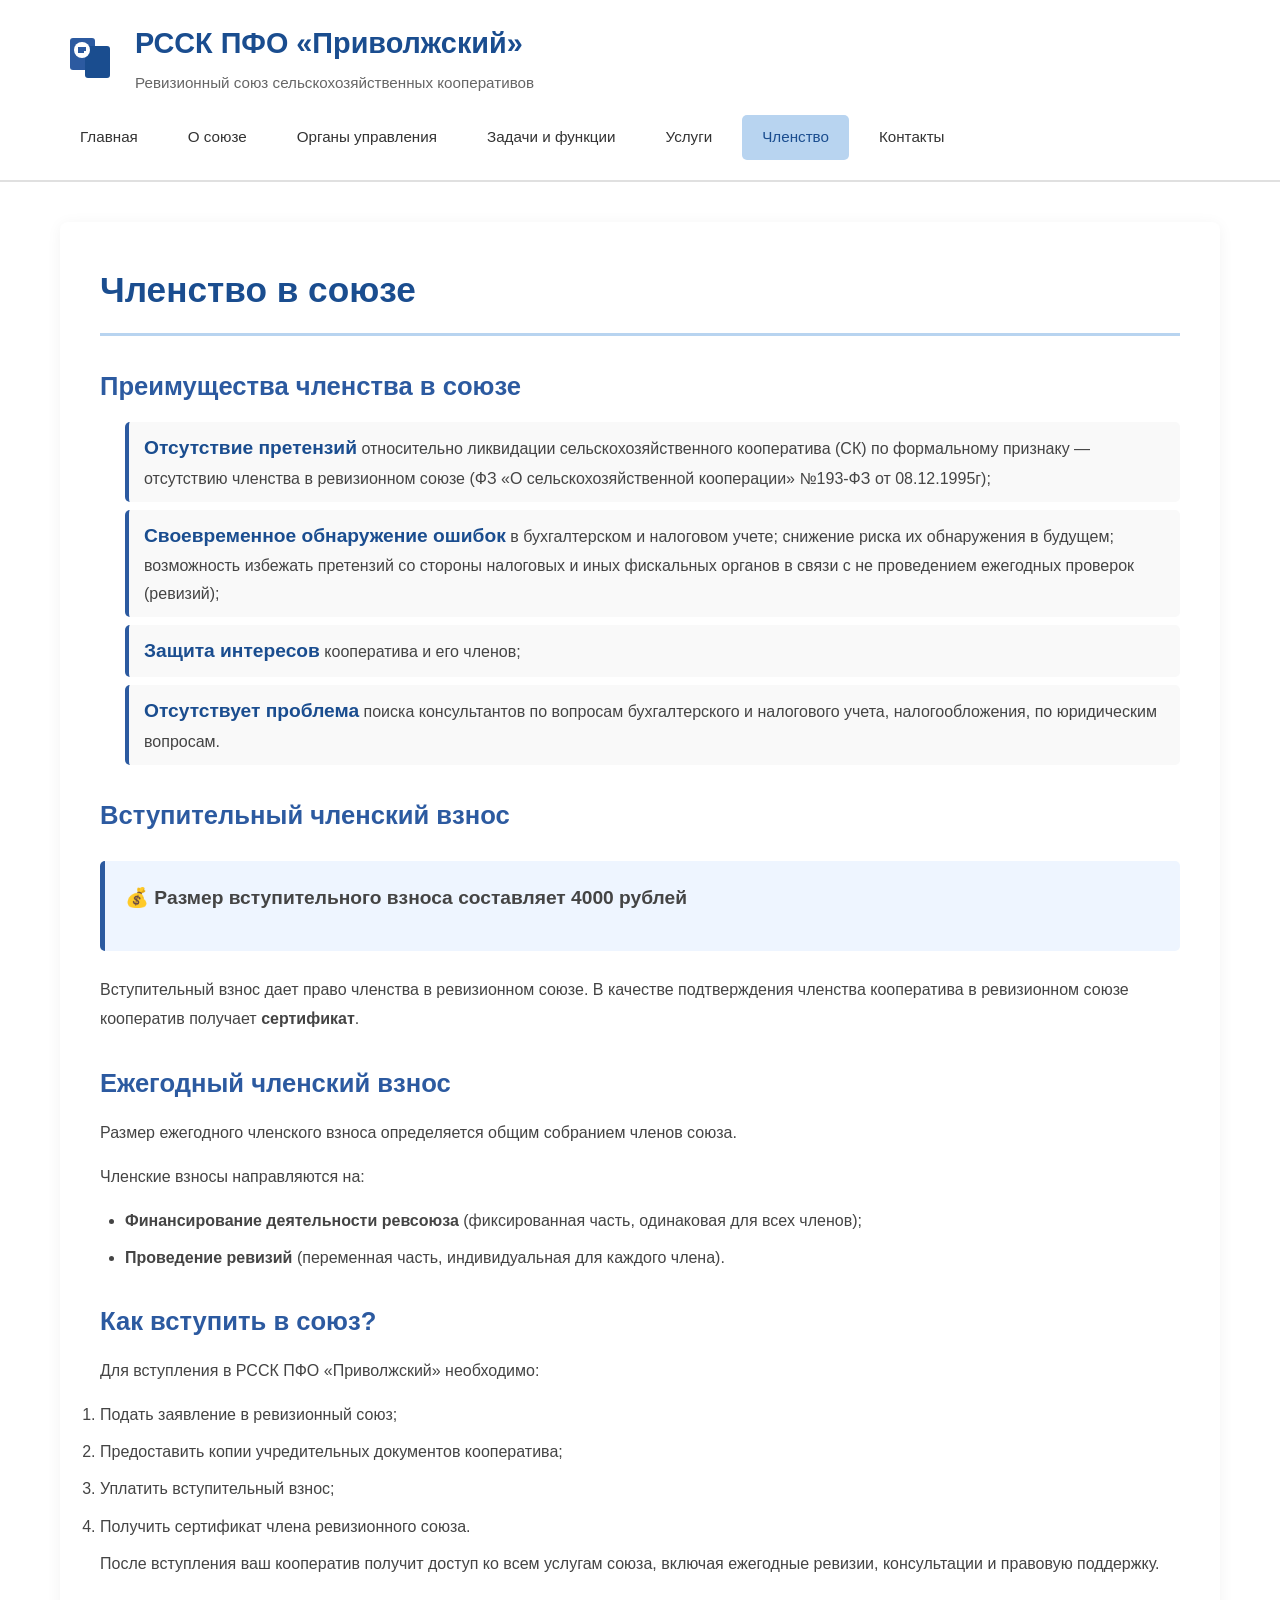
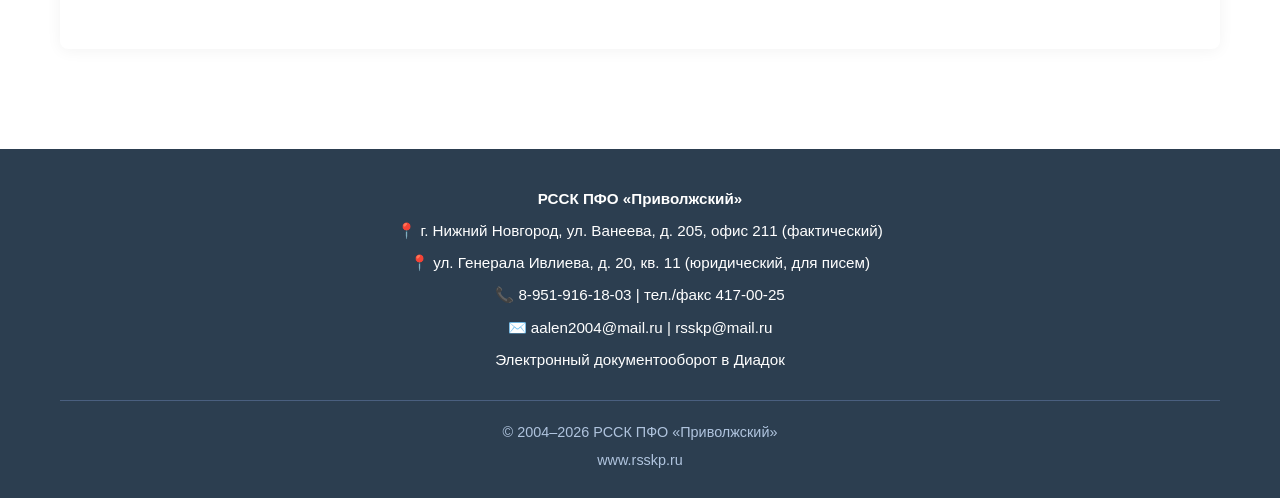
<file: membership.html>
<!DOCTYPE html>
<html lang="ru">
<head>
    <meta charset="UTF-8">
    <meta name="viewport" content="width=device-width, initial-scale=1.0">
    <title>Членство в союзе — РССК ПФО «Приволжский»</title>
    <link rel="stylesheet" href="css/style.css">
</head>
<body>
    <!-- Шапка -->
    <header class="header">
        <div class="container header-inner">
            <div class="logo">
                <svg class="logo-icon" width="60" height="60" viewBox="0 0 60 60" fill="none" xmlns="http://www.w3.org/2000/svg">
                    <rect x="10" y="10" width="25" height="32" rx="3" fill="#2c5aa0"/>
                    <rect x="25" y="18" width="25" height="32" rx="3" fill="#1a4d8f"/>
                    <circle cx="22" cy="22" r="8" fill="white"/>
                    <line x1="18" y1="22" x2="26" y2="22" stroke="#2c5aa0" stroke-width="2"/>
                    <line x1="18" y1="20" x2="26" y2="20" stroke="#2c5aa0" stroke-width="2"/>
                    <line x1="18" y1="24" x2="24" y2="24" stroke="#2c5aa0" stroke-width="2"/>
                </svg>
                <div class="logo-text">
                    <h1>РССК ПФО «Приволжский»</h1>
                    <p>Ревизионный союз сельскохозяйственных кооперативов</p>
                </div>
            </div>
            <nav class="main-nav">
                <ul>
                    <li><a href="index.html">Главная</a></li>
                    <li><a href="about.html">О союзе</a></li>
                    <li><a href="management.html">Органы управления</a></li>
                    <li><a href="tasks.html">Задачи и функции</a></li>
                    <li><a href="services.html">Услуги</a></li>
                    <li><a href="membership.html" class="active">Членство</a></li>
                    <li><a href="index.html#contacts">Контакты</a></li>
                </ul>
            </nav>
        </div>
    </header>

    <!-- Основной контент -->
    <main class="main">
        <div class="container">
            <section class="page-section">
                <h1>Членство в союзе</h1>
                
                <div class="content-block">
                    <h2>Преимущества членства в союзе</h2>
                    <ul class="stats-list">
                        <li><strong>Отсутствие претензий</strong> относительно ликвидации сельскохозяйственного кооператива (СК) по формальному признаку — отсутствию членства в ревизионном союзе (ФЗ «О сельскохозяйственной кооперации» №193-ФЗ от 08.12.1995г);</li>
                        <li><strong>Своевременное обнаружение ошибок</strong> в бухгалтерском и налоговом учете; снижение риска их обнаружения в будущем; возможность избежать претензий со стороны налоговых и иных фискальных органов в связи с не проведением ежегодных проверок (ревизий);</li>
                        <li><strong>Защита интересов</strong> кооператива и его членов;</li>
                        <li><strong>Отсутствует проблема</strong> поиска консультантов по вопросам бухгалтерского и налогового учета, налогообложения, по юридическим вопросам.</li>
                    </ul>
                </div>

                <div class="content-block">
                    <h2>Вступительный членский взнос</h2>
                    <div class="highlight-box">
                        <p class="highlight-text">💰 Размер вступительного взноса составляет <strong>4000 рублей</strong></p>
                    </div>
                    <p>Вступительный взнос дает право членства в ревизионном союзе. В качестве подтверждения членства кооператива в ревизионном союзе кооператив получает <strong>сертификат</strong>.</p>
                </div>

                <div class="content-block">
                    <h2>Ежегодный членский взнос</h2>
                    <p>Размер ежегодного членского взноса определяется общим собранием членов союза.</p>
                    <p>Членские взносы направляются на:</p>
                    <ul>
                        <li><strong>Финансирование деятельности ревсоюза</strong> (фиксированная часть, одинаковая для всех членов);</li>
                        <li><strong>Проведение ревизий</strong> (переменная часть, индивидуальная для каждого члена).</li>
                    </ul>
                </div>

                <div class="content-block">
                    <h2>Как вступить в союз?</h2>
                    <p>Для вступления в РССК ПФО «Приволжский» необходимо:</p>
                    <ol>
                        <li>Подать заявление в ревизионный союз;</li>
                        <li>Предоставить копии учредительных документов кооператива;</li>
                        <li>Уплатить вступительный взнос;</li>
                        <li>Получить сертификат члена ревизионного союза.</li>
                    </ol>
                    <p>После вступления ваш кооператив получит доступ ко всем услугам союза, включая ежегодные ревизии, консультации и правовую поддержку.</p>
                </div>
            </section>
        </div>
    </main>

    <!-- Футер -->
    <footer class="footer" id="contacts">
        <div class="container">
            <div class="footer-content">
                <div class="footer-info">
                    <p><strong>РССК ПФО «Приволжский»</strong></p>
                    <p>📍 г. Нижний Новгород, ул. Ванеева, д. 205, офис 211 (фактический)</p>
                    <p>📍 ул. Генерала Ивлиева, д. 20, кв. 11 (юридический, для писем)</p>
                    <p>📞 8-951-916-18-03 | тел./факс 417-00-25</p>
                    <p>✉️ aalen2004@mail.ru | rsskp@mail.ru</p>
                    <p>Электронный документооборот в Диадок</p>
                </div>
                <div class="footer-bottom">
                    <p>&copy; 2004–2026 РССК ПФО «Приволжский»</p>
                    <p>www.rsskp.ru</p>
                </div>
            </div>
        </div>
    </footer>

    <script src="js/main.js"></script>
</body>
</html>
</file>
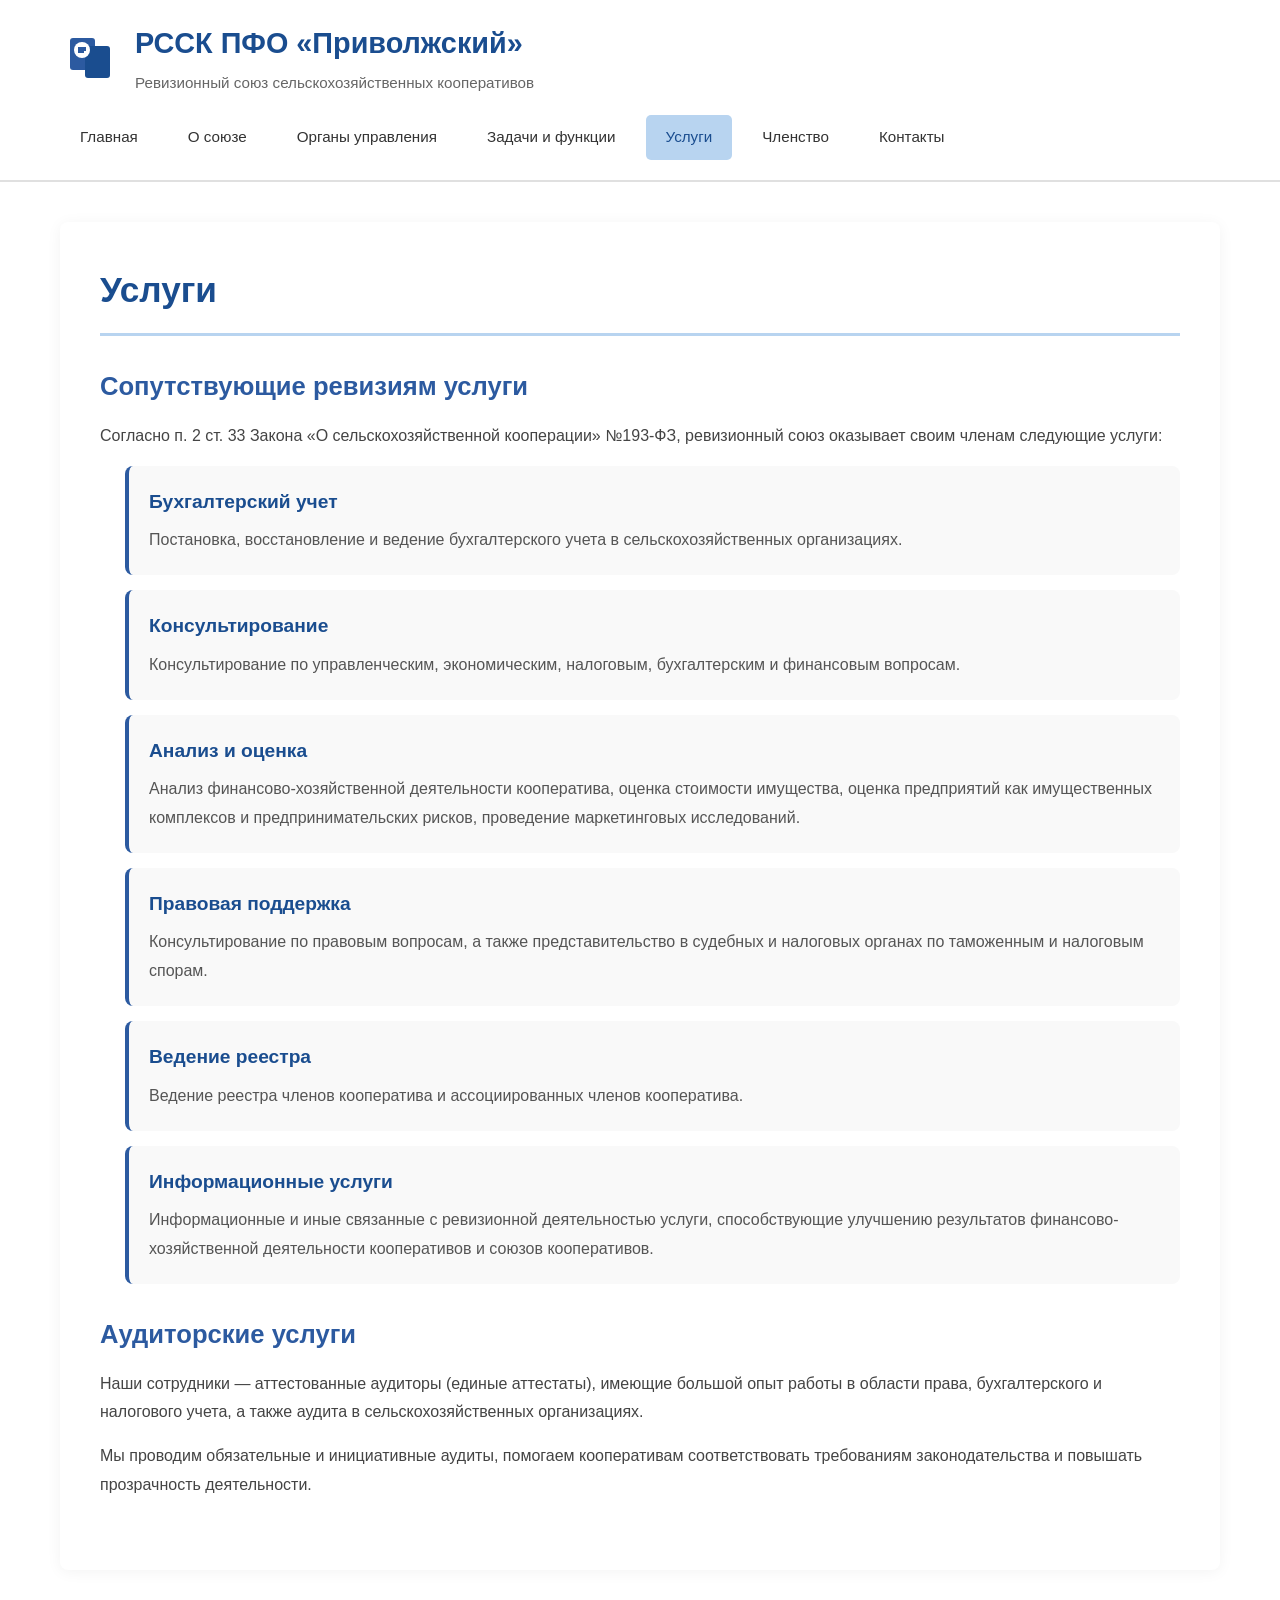
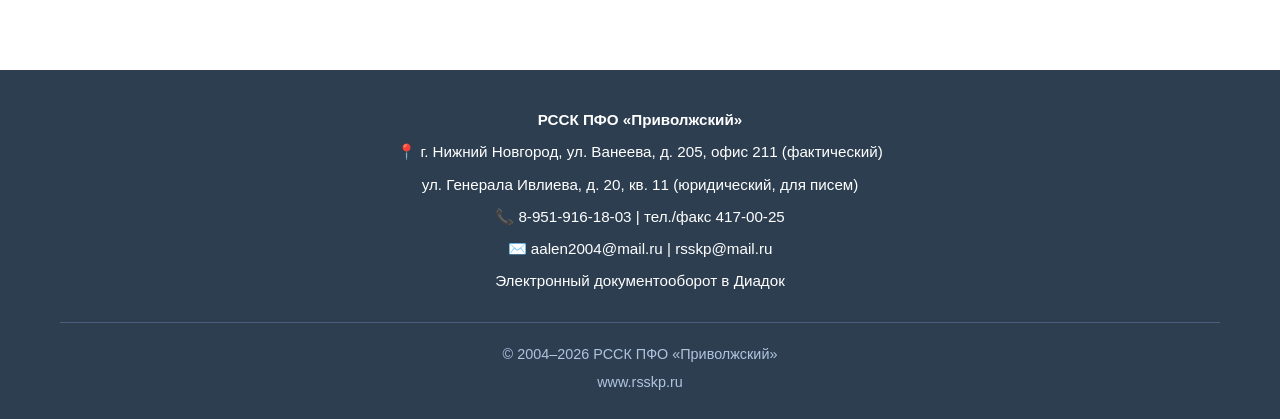
<file: services.html>
<!DOCTYPE html>
<html lang="ru">
<head>
    <meta charset="UTF-8">
    <meta name="viewport" content="width=device-width, initial-scale=1.0">
    <title>Услуги — РССК ПФО «Приволжский»</title>
    <link rel="stylesheet" href="css/style.css">
</head>
<body>
    <!-- Шапка -->
    <header class="header">
        <div class="container header-inner">
            <div class="logo">
                <svg class="logo-icon" width="60" height="60" viewBox="0 0 60 60" fill="none" xmlns="http://www.w3.org/2000/svg">
                    <rect x="10" y="10" width="25" height="32" rx="3" fill="#2c5aa0"/>
                    <rect x="25" y="18" width="25" height="32" rx="3" fill="#1a4d8f"/>
                    <circle cx="22" cy="22" r="8" fill="white"/>
                    <line x1="18" y1="22" x2="26" y2="22" stroke="#2c5aa0" stroke-width="2"/>
                    <line x1="18" y1="20" x2="26" y2="20" stroke="#2c5aa0" stroke-width="2"/>
                    <line x1="18" y1="24" x2="24" y2="24" stroke="#2c5aa0" stroke-width="2"/>
                </svg>
                <div class="logo-text">
                    <h1>РССК ПФО «Приволжский»</h1>
                    <p>Ревизионный союз сельскохозяйственных кооперативов</p>
                </div>
            </div>
            <nav class="main-nav">
                <ul>
                    <li><a href="index.html">Главная</a></li>
                    <li><a href="about.html">О союзе</a></li>
                    <li><a href="management.html">Органы управления</a></li>
                    <li><a href="tasks.html">Задачи и функции</a></li>
                    <li><a href="services.html" class="active">Услуги</a></li>
                    <li><a href="membership.html">Членство</a></li>
                    <li><a href="index.html#contacts">Контакты</a></li>
                </ul>
            </nav>
        </div>
    </header>

    <!-- Основной контент -->
    <main class="main">
        <div class="container">
            <section class="page-section">
                <h1>Услуги</h1>
                
                <div class="content-block">
                    <h2>Сопутствующие ревизиям услуги</h2>
                    <p>Согласно п. 2 ст. 33 Закона «О сельскохозяйственной кооперации» №193-ФЗ, ревизионный союз оказывает своим членам следующие услуги:</p>
                    <ul class="services-list">
                        <li>
                            <h3>Бухгалтерский учет</h3>
                            <p>Постановка, восстановление и ведение бухгалтерского учета в сельскохозяйственных организациях.</p>
                        </li>
                        <li>
                            <h3>Консультирование</h3>
                            <p>Консультирование по управленческим, экономическим, налоговым, бухгалтерским и финансовым вопросам.</p>
                        </li>
                        <li>
                            <h3>Анализ и оценка</h3>
                            <p>Анализ финансово-хозяйственной деятельности кооператива, оценка стоимости имущества, оценка предприятий как имущественных комплексов и предпринимательских рисков, проведение маркетинговых исследований.</p>
                        </li>
                        <li>
                            <h3>Правовая поддержка</h3>
                            <p>Консультирование по правовым вопросам, а также представительство в судебных и налоговых органах по таможенным и налоговым спорам.</p>
                        </li>
                        <li>
                            <h3>Ведение реестра</h3>
                            <p>Ведение реестра членов кооператива и ассоциированных членов кооператива.</p>
                        </li>
                        <li>
                            <h3>Информационные услуги</h3>
                            <p>Информационные и иные связанные с ревизионной деятельностью услуги, способствующие улучшению результатов финансово-хозяйственной деятельности кооперативов и союзов кооперативов.</p>
                        </li>
                    </ul>
                </div>

                <div class="content-block">
                    <h2>Аудиторские услуги</h2>
                    <p>Наши сотрудники — аттестованные аудиторы (единые аттестаты), имеющие большой опыт работы в области права, бухгалтерского и налогового учета, а также аудита в сельскохозяйственных организациях.</p>
                    <p>Мы проводим обязательные и инициативные аудиты, помогаем кооперативам соответствовать требованиям законодательства и повышать прозрачность деятельности.</p>
                </div>
            </section>
        </div>
    </main>

    <!-- Футер -->
    <footer class="footer" id="contacts">
        <div class="container">
            <div class="footer-content">
                <div class="footer-info">
                    <p><strong>РССК ПФО «Приволжский»</strong></p>
                    <p>📍 г. Нижний Новгород, ул. Ванеева, д. 205, офис 211 (фактический)</p>
                    <p> ул. Генерала Ивлиева, д. 20, кв. 11 (юридический, для писем)</p>
                    <p>📞 8-951-916-18-03 | тел./факс 417-00-25</p>
                    <p>✉️ aalen2004@mail.ru | rsskp@mail.ru</p>
                    <p>Электронный документооборот в Диадок</p>
                </div>
                <div class="footer-bottom">
                    <p>&copy; 2004–2026 РССК ПФО «Приволжский»</p>
                    <p>www.rsskp.ru</p>
                </div>
            </div>
        </div>
    </footer>

    <script src="js/main.js"></script>
</body>
</html>
</file>
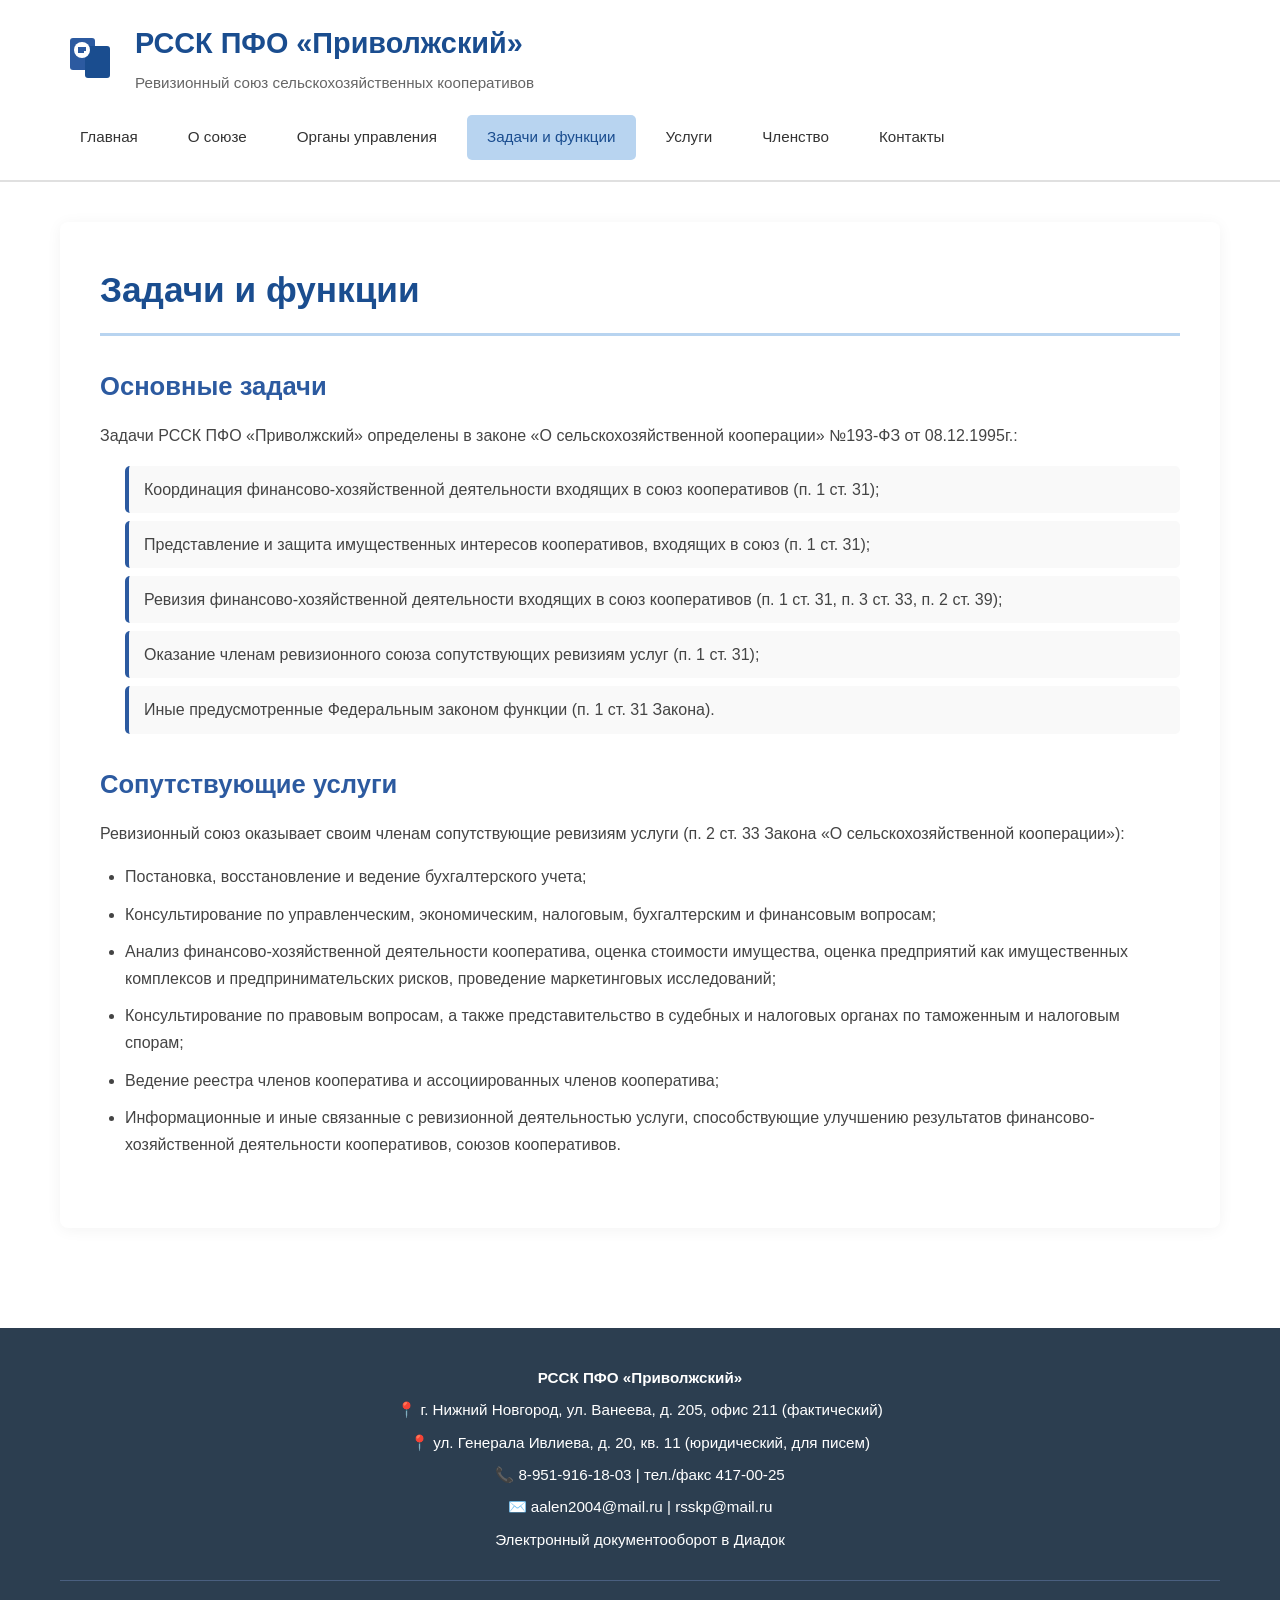
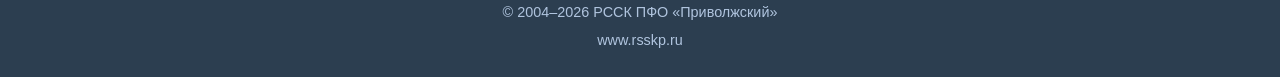
<file: tasks.html>
<!DOCTYPE html>
<html lang="ru">
<head>
    <meta charset="UTF-8">
    <meta name="viewport" content="width=device-width, initial-scale=1.0">
    <title>Задачи и функции — РССК ПФО «Приволжский»</title>
    <link rel="stylesheet" href="css/style.css">
</head>
<body>
    <!-- Шапка -->
    <header class="header">
        <div class="container header-inner">
            <div class="logo">
                <svg class="logo-icon" width="60" height="60" viewBox="0 0 60 60" fill="none" xmlns="http://www.w3.org/2000/svg">
                    <rect x="10" y="10" width="25" height="32" rx="3" fill="#2c5aa0"/>
                    <rect x="25" y="18" width="25" height="32" rx="3" fill="#1a4d8f"/>
                    <circle cx="22" cy="22" r="8" fill="white"/>
                    <line x1="18" y1="22" x2="26" y2="22" stroke="#2c5aa0" stroke-width="2"/>
                    <line x1="18" y1="20" x2="26" y2="20" stroke="#2c5aa0" stroke-width="2"/>
                    <line x1="18" y1="24" x2="24" y2="24" stroke="#2c5aa0" stroke-width="2"/>
                </svg>
                <div class="logo-text">
                    <h1>РССК ПФО «Приволжский»</h1>
                    <p>Ревизионный союз сельскохозяйственных кооперативов</p>
                </div>
            </div>
            <nav class="main-nav">
                <ul>
                    <li><a href="index.html">Главная</a></li>
                    <li><a href="about.html">О союзе</a></li>
                    <li><a href="management.html">Органы управления</a></li>
                    <li><a href="tasks.html" class="active">Задачи и функции</a></li>
                    <li><a href="services.html">Услуги</a></li>
                    <li><a href="membership.html">Членство</a></li>
                    <li><a href="index.html#contacts">Контакты</a></li>
                </ul>
            </nav>
        </div>
    </header>

    <!-- Основной контент -->
    <main class="main">
        <div class="container">
            <section class="page-section">
                <h1>Задачи и функции</h1>
                
                <div class="content-block">
                    <h2>Основные задачи</h2>
                    <p>Задачи РССК ПФО «Приволжский» определены в законе «О сельскохозяйственной кооперации» №193-ФЗ от 08.12.1995г.:</p>
                    <ul class="stats-list">
                        <li>Координация финансово-хозяйственной деятельности входящих в союз кооперативов (п. 1 ст. 31);</li>
                        <li>Представление и защита имущественных интересов кооперативов, входящих в союз (п. 1 ст. 31);</li>
                        <li>Ревизия финансово-хозяйственной деятельности входящих в союз кооперативов (п. 1 ст. 31, п. 3 ст. 33, п. 2 ст. 39);</li>
                        <li>Оказание членам ревизионного союза сопутствующих ревизиям услуг (п. 1 ст. 31);</li>
                        <li>Иные предусмотренные Федеральным законом функции (п. 1 ст. 31 Закона).</li>
                    </ul>
                </div>

                <div class="content-block">
                    <h2>Сопутствующие услуги</h2>
                    <p>Ревизионный союз оказывает своим членам сопутствующие ревизиям услуги (п. 2 ст. 33 Закона «О сельскохозяйственной кооперации»):</p>
                    <ul>
                        <li>Постановка, восстановление и ведение бухгалтерского учета;</li>
                        <li>Консультирование по управленческим, экономическим, налоговым, бухгалтерским и финансовым вопросам;</li>
                        <li>Анализ финансово-хозяйственной деятельности кооператива, оценка стоимости имущества, оценка предприятий как имущественных комплексов и предпринимательских рисков, проведение маркетинговых исследований;</li>
                        <li>Консультирование по правовым вопросам, а также представительство в судебных и налоговых органах по таможенным и налоговым спорам;</li>
                        <li>Ведение реестра членов кооператива и ассоциированных членов кооператива;</li>
                        <li>Информационные и иные связанные с ревизионной деятельностью услуги, способствующие улучшению результатов финансово-хозяйственной деятельности кооперативов, союзов кооперативов.</li>
                    </ul>
                </div>
            </section>
        </div>
    </main>

    <!-- Футер -->
    <footer class="footer" id="contacts">
        <div class="container">
            <div class="footer-content">
                <div class="footer-info">
                    <p><strong>РССК ПФО «Приволжский»</strong></p>
                    <p>📍 г. Нижний Новгород, ул. Ванеева, д. 205, офис 211 (фактический)</p>
                    <p>📍 ул. Генерала Ивлиева, д. 20, кв. 11 (юридический, для писем)</p>
                    <p>📞 8-951-916-18-03 | тел./факс 417-00-25</p>
                    <p>✉️ aalen2004@mail.ru | rsskp@mail.ru</p>
                    <p>Электронный документооборот в Диадок</p>
                </div>
                <div class="footer-bottom">
                    <p>&copy; 2004–2026 РССК ПФО «Приволжский»</p>
                    <p>www.rsskp.ru</p>
                </div>
            </div>
        </div>
    </footer>

    <script src="js/main.js"></script>
</body>
</html>
</file>
<file: css/style.css>
html {
    scroll-behavior: smooth;
}

/* === Сброс и базовые настройки === */
* {
    margin: 0;
    padding: 0;
    box-sizing: border-box;
}

body {
    font-family: Arial, "Helvetica Neue", sans-serif;
    line-height: 1.6;
    color: #333;
    background: #ffffff;
}

.container {
    max-width: 1200px;
    margin: 0 auto;
    padding: 0 20px;
}

a {
    color: #2c5aa0;
    text-decoration: none;
    transition: color 0.3s;
}
a:hover {
    color: #1a4d8f;
    text-decoration: underline;
}

/* === Шапка === */
.header {
    background: #ffffff;
    padding: 20px 0;
    border-bottom: 2px solid #e0e0e0;
}
.header-inner {
    display: flex;
    justify-content: space-between;
    align-items: center;
    flex-wrap: wrap;
    gap: 20px;
}
.logo {
    display: flex;
    align-items: center;
    gap: 15px;
}
.logo-icon {
    flex-shrink: 0;
}
.logo-text h1 {
    font-size: 1.8rem;
    color: #1a4d8f;
    margin-bottom: 5px;
    font-weight: 700;
}
.logo-text p {
    font-size: 0.95rem;
    color: #666;
}

/* === Навигация === */
.main-nav ul {
    display: flex;
    list-style: none;
    gap: 10px;
    flex-wrap: wrap;
}
.main-nav a {
    display: inline-block;
    padding: 10px 20px;
    color: #333;
    font-size: 0.95rem;
    border-radius: 5px;
    transition: all 0.3s;
}
.main-nav a:hover,
.main-nav a.active {
    background: #b8d4f0;
    color: #1a4d8f;
    text-decoration: none;
}

/* === Основной контент === */
.main {
    padding: 40px 0;
    min-height: 60vh;
}

/* === Приветственный блок === */
.welcome-section {
    margin-bottom: 50px;
}
.welcome-content {
    text-align: center;
    max-width: 900px;
    margin: 0 auto;
}
.circular-image {
    width: 300px;
    height: 300px;
    margin: 0 auto 30px;
    border-radius: 50%;
    overflow: hidden;
    box-shadow: 0 10px 30px rgba(0,0,0,0.1);
}
.circular-image img {
    width: 100%;
    height: 100%;
    object-fit: cover;
}
.welcome-content h2 {
    font-size: 1.6rem;
    color: #1a4d8f;
    margin-bottom: 20px;
    font-weight: 600;
}
.intro-text {
    font-size: 1.1rem;
    line-height: 1.8;
    color: #444;
    margin-bottom: 15px;
}
.highlight {
    font-size: 1.2rem;
    color: #2c5aa0;
    font-weight: 600;
    margin-top: 20px;
    padding: 15px;
    background: #f0f7ff;
    border-left: 4px solid #2c5aa0;
}

/* === Новости === */
.news-section {
    margin-top: 50px;
}
.news-section h2 {
    font-size: 1.8rem;
    color: #1a4d8f;
    margin-bottom: 30px;
    padding-bottom: 15px;
    border-bottom: 3px solid #b8d4f0;
}
.news-item {
    background: #f9f9f9;
    padding: 25px;
    margin-bottom: 25px;
    border-radius: 8px;
    border-left: 5px solid #2c5aa0;
    transition: transform 0.3s, box-shadow 0.3s;
}
.news-item:hover {
    transform: translateY(-3px);
    box-shadow: 0 5px 20px rgba(0,0,0,0.1);
}
.news-header {
    margin-bottom: 10px;
}
.news-date {
    font-size: 0.9rem;
    color: #666;
    font-weight: 500;
}
.news-item h3 {
    font-size: 1.4rem;
    color: #1a4d8f;
    margin-bottom: 15px;
}
.news-content {
    display: flex;
    gap: 20px;
    align-items: flex-start;
}
.news-image {
    flex-shrink: 0;
}
.news-image img {
    width: 200px;
    height: 150px;
    object-fit: cover;
    border-radius: 5px;
    box-shadow: 0 3px 10px rgba(0,0,0,0.1);
}
.news-text {
    flex: 1;
}
.news-text p {
    color: #555;
    line-height: 1.7;
    margin-bottom: 10px;
}
.read-more {
    display: inline-block;
    margin-top: 10px;
    font-weight: 600;
    color: #2c5aa0;
}
.read-more:hover {
    color: #1a4d8f;
}

/* === Архив новостей === */
.news-archive {
    background: #b8d4f0;
    padding: 25px 30px;
    border-radius: 8px;
    margin-top: 40px;
}
.news-archive h3 {
    font-size: 1.3rem;
    color: #1a4d8f;
    margin-bottom: 15px;
}
.archive-links {
    display: flex;
    gap: 15px;
    flex-wrap: wrap;
}
.archive-year {
    display: inline-block;
    padding: 8px 20px;
    background: #2c5aa0;
    color: #fff;
    border-radius: 5px;
    font-weight: 500;
    transition: all 0.3s;
}
.archive-year:hover {
    background: #1a4d8f;
    text-decoration: none;
    transform: translateY(-2px);
}

/* === Футер === */
.footer {
    background: #2c3e50;
    color: #fff;
    padding: 30px 0 20px;
    margin-top: 60px;
}
.footer-content {
    text-align: center;
}
.footer-info {
    margin-bottom: 20px;
    padding-bottom: 20px;
    border-bottom: 1px solid #4a5f7f;
}
.footer-info p {
    margin: 8px 0;
    font-size: 0.95rem;
}
.footer-bottom {
    font-size: 0.9rem;
    color: #b0c4de;
}
.footer-bottom p {
    margin: 5px 0;
}

/* === Адаптивность === */
@media (max-width: 768px) {
    .header-inner {
        flex-direction: column;
        text-align: center;
    }
    .logo {
        flex-direction: column;
    }
    .main-nav ul {
        justify-content: center;
    }
    .circular-image {
        width: 200px;
        height: 200px;
    }
    .logo-text h1 {
        font-size: 1.4rem;
    }
    .news-content {
        flex-direction: column;
    }
    .news-image img {
        width: 100%;
        height: auto;
    }
    .archive-links {
        justify-content: center;
    }
}


/* === Страницы разделов === */
.page-section {
    background: #fff;
    padding: 40px;
    border-radius: 8px;
    box-shadow: 0 2px 15px rgba(0,0,0,0.05);
}
.page-section h1 {
    font-size: 2.2rem;
    color: #1a4d8f;
    margin-bottom: 30px;
    padding-bottom: 15px;
    border-bottom: 3px solid #b8d4f0;
}
.page-section h2 {
    font-size: 1.6rem;
    color: #2c5aa0;
    margin: 30px 0 15px;
}
.content-block {
    margin-bottom: 30px;
}
.content-block p {
    line-height: 1.8;
    color: #444;
    margin-bottom: 15px;
}
.content-block ul {
    margin: 15px 0 15px 25px;
}
.content-block li {
    margin-bottom: 10px;
    line-height: 1.7;
    color: #444;
}
.highlight-box {
    background: #eef5ff;
    border-left: 5px solid #2c5aa0;
    padding: 20px;
    margin: 25px 0;
    border-radius: 5px;
}
.highlight-text {
    font-size: 1.2rem;
    color: #1a4d8f;
    font-weight: 600;
    margin: 0;
}
.stats-list {
    list-style: none;
    margin: 15px 0;
    padding: 0;
}
.stats-list li {
    padding: 10px 15px;
    background: #f9f9f9;
    margin-bottom: 8px;
    border-radius: 5px;
    border-left: 4px solid #2c5aa0;
}
.stats-list strong {
    color: #1a4d8f;
    font-size: 1.2rem;
}

/* Адаптивность */
@media (max-width: 768px) {
    .page-section {
        padding: 20px;
    }
    .page-section h1 {
        font-size: 1.8rem;
    }
    .page-section h2 {
        font-size: 1.4rem;
    }
}



/* === Стили для списка услуг === */
.services-list {
    list-style: none;
    padding: 0;
    margin: 20px 0;
}
.services-list li {
    background: #f9f9f9;
    padding: 20px;
    margin-bottom: 15px;
    border-radius: 8px;
    border-left: 4px solid #2c5aa0;
    transition: transform 0.2s, box-shadow 0.2s;
}
.services-list li:hover {
    transform: translateX(5px);
    box-shadow: 0 3px 10px rgba(0,0,0,0.1);
}
.services-list h3 {
    font-size: 1.2rem;
    color: #1a4d8f;
    margin-bottom: 8px;
}
.services-list p {
    margin: 0;
    color: #555;
}
</file>
